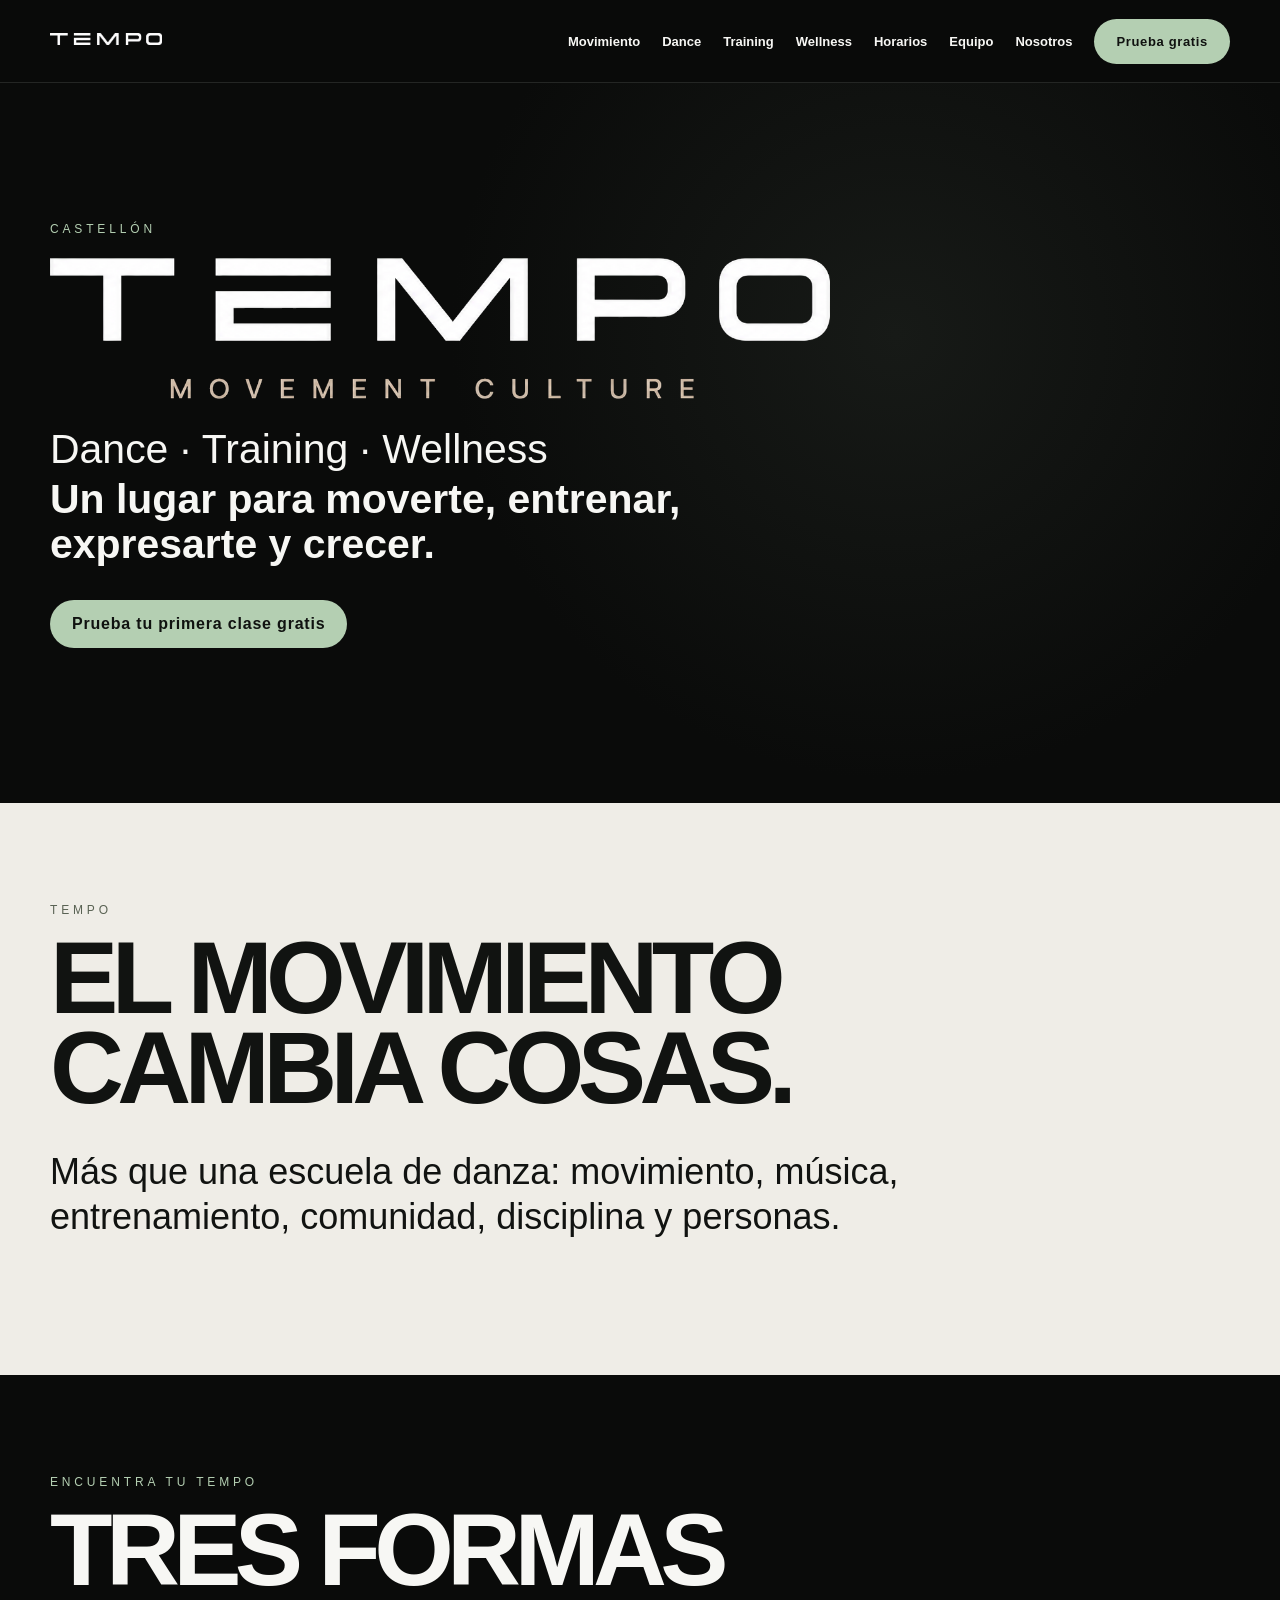
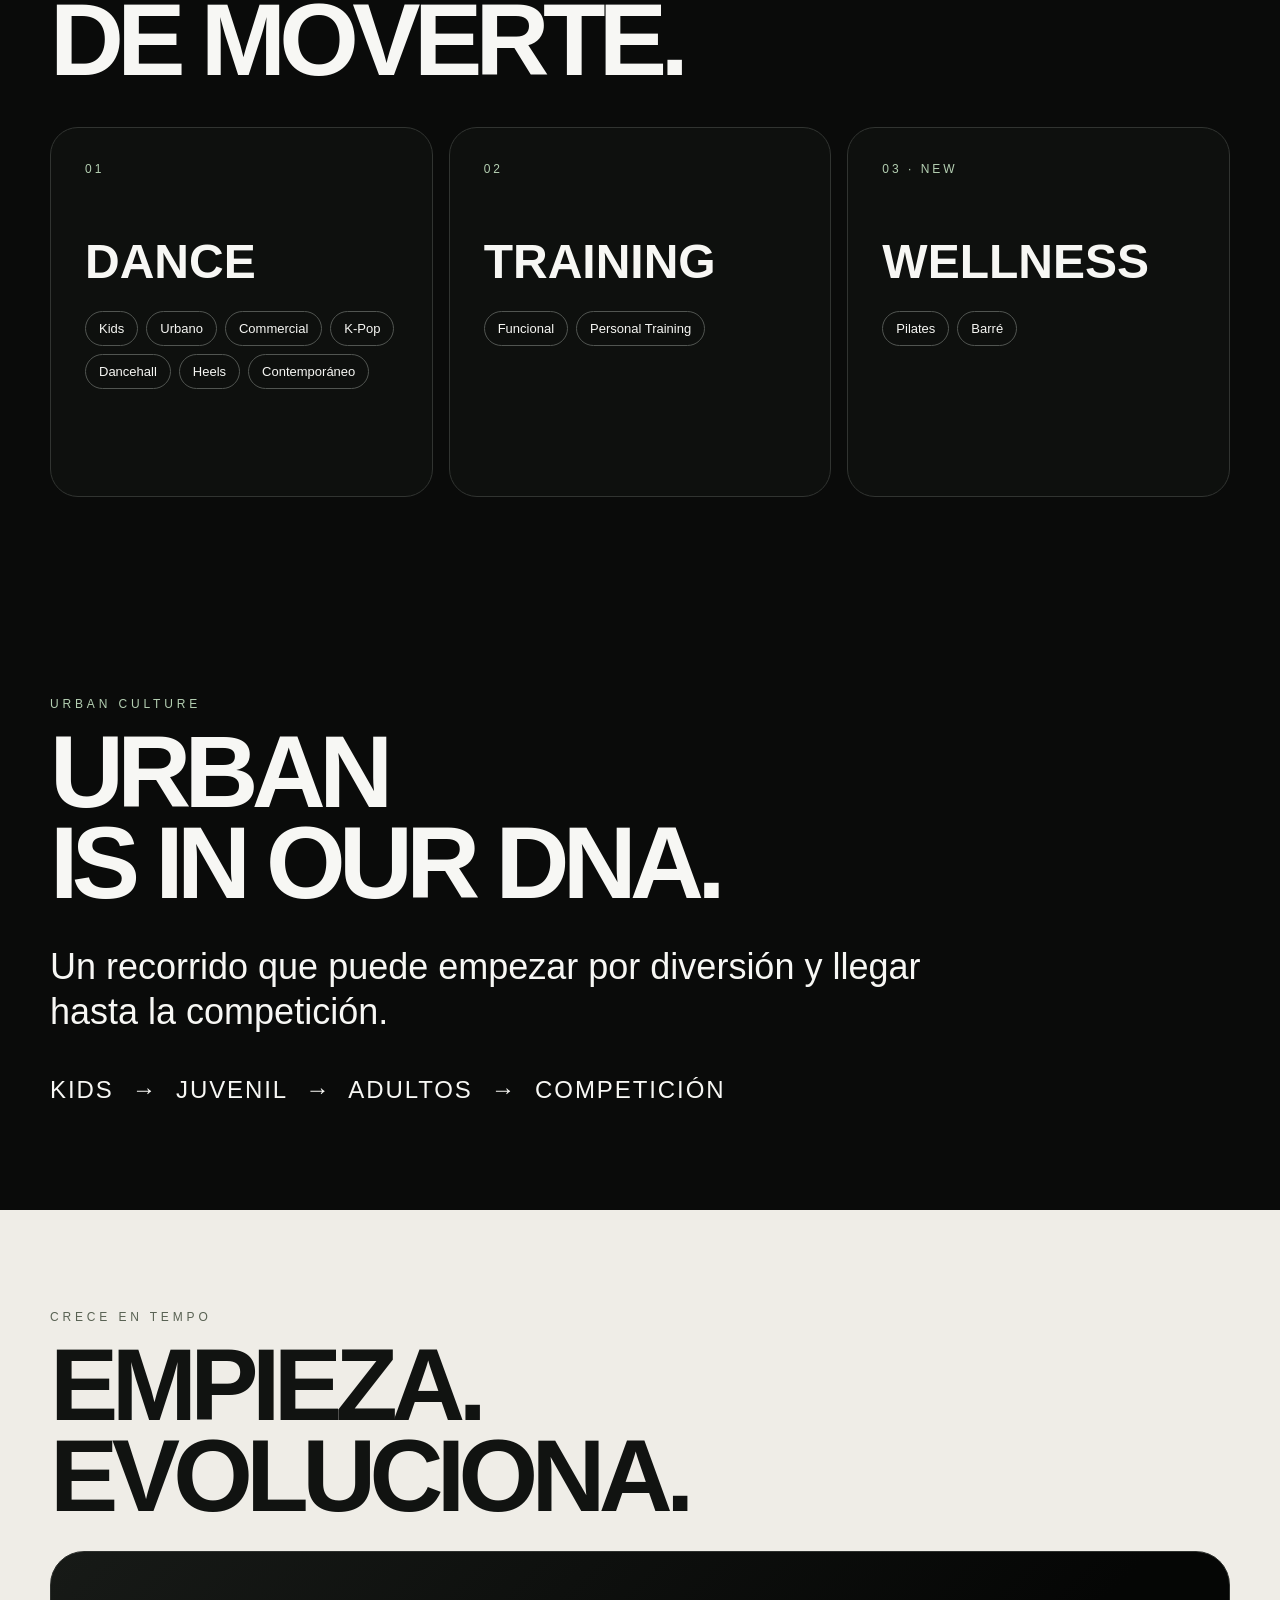
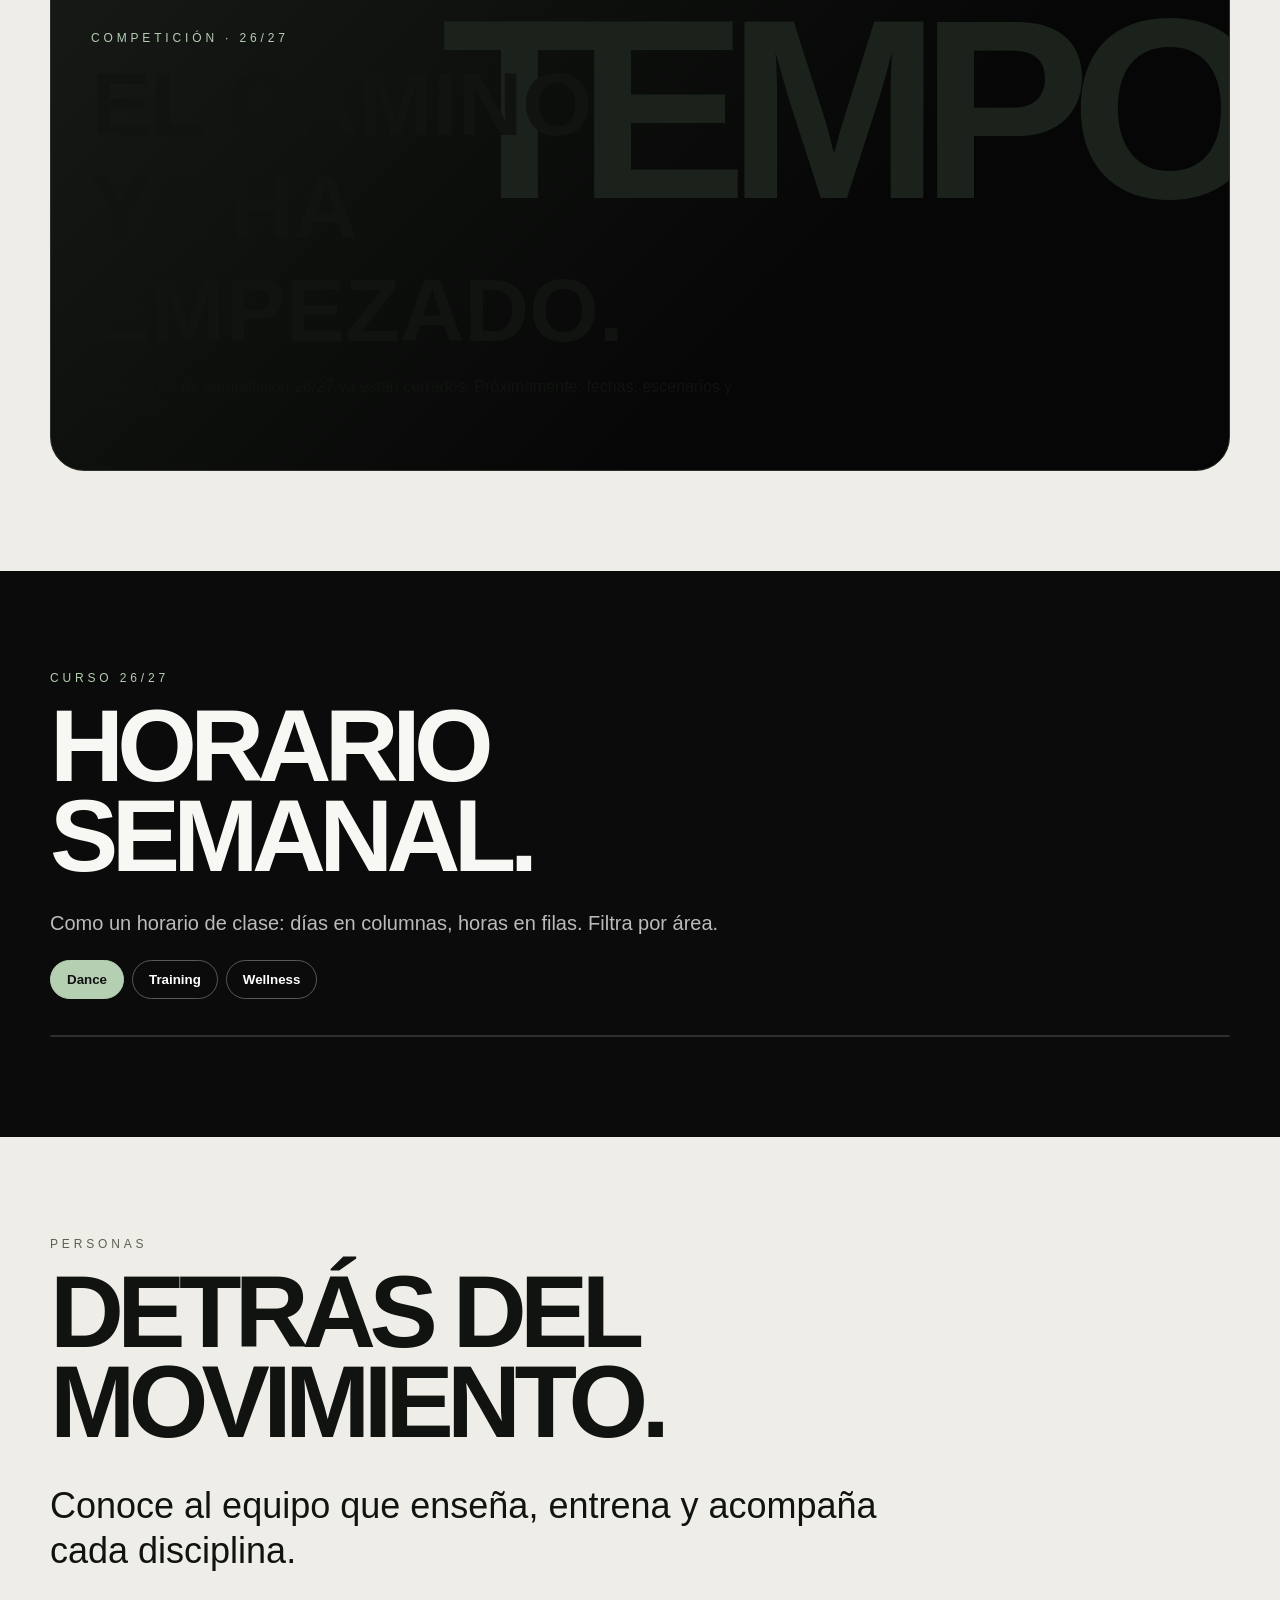
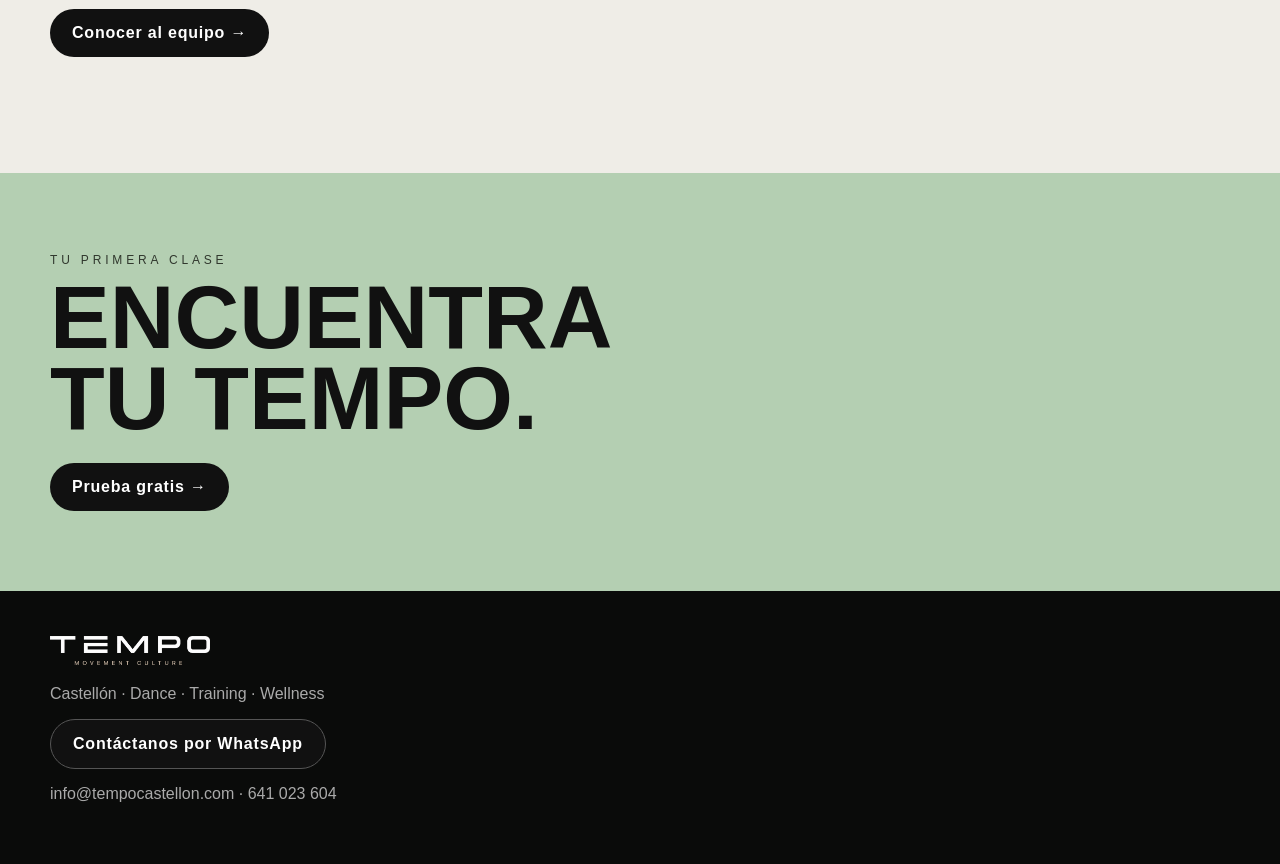
<file: index.html>
<!doctype html><html lang="es"><head><meta charset="utf-8"><meta name="viewport" content="width=device-width,initial-scale=1"><title>TEMPO · Castellón</title><link rel="stylesheet" href="styles.css"></head><body><nav class="nav"><div class="wrap navin"><a class="brand" href="index.html"><img src="assets/tempo-wordmark.png" alt="TEMPO"></a><div class="navlinks"><a href="index.html">Movimiento</a><a href="dance.html">Dance</a><a href="training.html">Training</a><a href="wellness.html">Wellness</a><a href="index.html#horarios">Horarios</a><a href="equipo.html">Equipo</a><a href="nosotros.html">Nosotros</a><a class="pillbtn" href="index.html#horarios">Prueba gratis</a></div></div></nav><header class="hero"><div class="wrap"><div class="kicker">CASTELLÓN</div><img class="hero-logo" src="assets/tempo-full.png" alt="TEMPO Movement Culture"><div class="lead">Dance · Training · Wellness<strong>Un lugar para moverte, entrenar,<br>expresarte y crecer.</strong></div><p style="margin-top:34px"><a class="btn" href="#horarios">Prueba tu primera clase gratis</a></p></div></header>
<section class="section light"><div class="wrap"><div class="kicker" style="color:#596253">TEMPO</div><h2 class="display">EL MOVIMIENTO<br>CAMBIA COSAS.</h2><p class="intro">Más que una escuela de danza: movimiento, música, entrenamiento, comunidad, disciplina y personas.</p></div></section>
<section class="section dark"><div class="wrap"><div class="kicker">Encuentra tu TEMPO</div><h2 class="display">TRES FORMAS<br>DE MOVERTE.</h2><div class="three"><a class="pillar" href="dance.html"><div class="num">01</div><h3>DANCE</h3><div class="tags"><span class="tag">Kids</span><span class="tag">Urbano</span><span class="tag">Commercial</span><span class="tag">K-Pop</span><span class="tag">Dancehall</span><span class="tag">Heels</span><span class="tag">Contemporáneo</span></div></a><a class="pillar" href="training.html"><div class="num">02</div><h3>TRAINING</h3><div class="tags"><span class="tag">Funcional</span><span class="tag">Personal Training</span></div></a><a class="pillar" href="wellness.html"><div class="num">03 · NEW</div><h3>WELLNESS</h3><div class="tags"><span class="tag">Pilates</span><span class="tag">Barré</span></div></a></div></div></section>
<section class="section dark"><div class="wrap"><div class="kicker">Urban Culture</div><h2 class="display">URBAN<br>IS IN OUR DNA.</h2><p class="intro">Un recorrido que puede empezar por diversión y llegar hasta la competición.</p><div class="path">KIDS → JUVENIL → ADULTOS → COMPETICIÓN</div></div></section>
<section class="section light"><div class="wrap"><div class="kicker" style="color:#596253">Crece en TEMPO</div><h2 class="display">EMPIEZA.<br>EVOLUCIONA.</h2><div class="competition"><div><div class="kicker">Competición · 26/27</div><h3>EL CAMINO<br>YA HA EMPEZADO.</h3><p>Los equipos de competición 26/27 ya están cerrados. Próximamente: fechas, escenarios y temporada.</p></div></div></div></section>
<section id="horarios" class="section dark"><div class="wrap"><div class="kicker">Curso 26/27</div><h2 class="display">HORARIO<br>SEMANAL.</h2><p class="intro" style="font-size:20px;color:#bbb">Como un horario de clase: días en columnas, horas en filas. Filtra por área.</p><div class="filters"><button class="filter active" data-area="dance">Dance</button><button class="filter" data-area="training">Training</button><button class="filter" data-area="wellness">Wellness</button></div><div class="schedule-shell"><div id="calendar" class="calendar"></div></div></div></section>
<section class="section light"><div class="wrap"><div class="kicker" style="color:#596253">Personas</div><h2 class="display">DETRÁS DEL<br>MOVIMIENTO.</h2><p class="intro">Conoce al equipo que enseña, entrena y acompaña cada disciplina.</p><p><a class="btn" style="background:#111;color:white" href="equipo.html">Conocer al equipo →</a></p></div></section><section class="cta"><div class="wrap"><div class="kicker" style="color:#30372d">Tu primera clase</div><h2>ENCUENTRA<br>TU TEMPO.</h2><a class="btn" style="background:#111;color:white" href="index.html#horarios">Prueba gratis →</a></div></section><footer class="footer"><div class="wrap"><img src="assets/tempo-full.png" alt="TEMPO Movement Culture"><p>Castellón · Dance · Training · Wellness</p><p><a class="pillbtn whatsapp" href="https://wa.me/34641023604" target="_blank" rel="noopener">Contáctanos por WhatsApp</a></p><p>info@tempocastellon.com · 641 023 604</p></div></footer><script>const DATA={"dance": {"Lunes": {"17:30": "Danza Kids +4 · Urban Kids +8", "18:30": "Competición Junior (2h) · Comercial Juvenil Inicio-Medio", "19:30": "Combo Salsa y Bachata Básico (1:30h) · Twerk Inicio", "20:30": "Twerk Intermedio · Comercial Adulto Inicio-Medio"}, "Martes": {"17:30": "Danza Kids +4 · Urban Kids +8", "18:30": "Heels Básico · Competición Infantil", "19:30": "Heels Intermedio · Urbano Juvenil Inicio · Bachata Inicio", "20:30": "Urbano Adultos Intermedio · Salsa Inicio"}, "Miércoles": {"17:30": "Urban Kids · Combo Bachata y Salsa Intermedio (2h)", "18:30": "Comercial Juvenil Intermedio", "19:30": "Comercial Avanzado · Contemporáneo", "20:30": "Comercial Adulto Inicio-Medio"}, "Jueves": {"17:30": "Danza Kids +4 · Urban Kids +8 · K-Pop Inicio", "18:30": "Urbano Juvenil Intermedio · K-Pop Intermedio", "19:30": "Sevillanas Inicio · Dancehall · Urbano Adulto Intermedio", "20:30": "Sevillanas Intermedio · Urbano Avanzado"}, "Viernes": {"17:30": "Competición Premium (2h) · Competición Absoluta (3h)"}}, "training": {"Lunes": {"11:00": "Entrenamiento Funcional", "12:00": "Entrenamiento Funcional", "17:30": "Entrenamiento Funcional", "18:30": "Entrenamiento Funcional", "19:30": "Entrenamiento Funcional"}, "Martes": {"10:00": "Entrenamiento Funcional", "11:00": "Entrenamiento Funcional", "17:30": "Entrenamiento Funcional", "18:30": "Entrenamiento Funcional", "19:30": "Entrenamiento Funcional"}, "Miércoles": {"10:00": "Entrenamiento Funcional", "11:00": "Entrenamiento Funcional", "16:30": "Entrenamiento Funcional", "17:30": "Entrenamiento Funcional", "18:30": "Entrenamiento Funcional", "19:30": "Entrenamiento Funcional"}, "Jueves": {"10:00": "Entrenamiento Funcional", "11:00": "Entrenamiento Funcional", "17:30": "Entrenamiento Funcional", "18:30": "Entrenamiento Funcional", "19:30": "Entrenamiento Funcional", "20:30": "Entrenamiento Funcional"}, "Viernes": {"10:00": "Entrenamiento Funcional", "11:00": "Entrenamiento Funcional", "12:00": "Entrenamiento Funcional", "16:30": "Entrenamiento Funcional", "17:30": "Entrenamiento Funcional", "18:30": "Entrenamiento Funcional", "19:30": "Entrenamiento Funcional"}}, "wellness": {"Lunes": {"10:00": "Pilates", "17:30": "Pilates", "18:30": "Barré", "19:30": "Barré"}, "Martes": {"17:30": "Barré"}, "Miércoles": {"10:00": "Pilates", "17:30": "Pilates", "19:30": "Barré"}}};const days=['Lunes','Martes','Miércoles','Jueves','Viernes'];function render(area){let d=DATA[area], times=[...new Set(Object.values(d).flatMap(x=>Object.keys(x)))].sort();let h='<div class="calhead">HORA</div>'+days.map(x=>'<div class="calhead">'+x.toUpperCase()+'</div>').join('');times.forEach(t=>{h+='<div class="time">'+t+'</div>';days.forEach(day=>{let c=d[day]?.[t];h+='<div class="cell">'+(c?'<div class="class"><span>'+t+'</span><b>'+c+'</b><a href="#" onclick="openBooking(event,'dance',this.closest('.class').querySelector('b').textContent, this.closest('.class').querySelector('span').textContent)">Prueba esta clase →</a></div>':'')+'</div>'})});calendar.innerHTML=h}document.querySelectorAll('.filter').forEach(b=>b.onclick=()=>{document.querySelectorAll('.filter').forEach(x=>x.classList.remove('active'));b.classList.add('active');render(b.dataset.area)});render('dance');</script><div id="bookingModal" class="booking-modal"><div class="booking-box"><button class="booking-close" type="button" onclick="closeBooking()">×</button><div class="kicker" style="color:#596253">Primera clase gratis</div><h2>PRUEBA<br>TU TEMPO.</h2><form id="trialForm" action="https://formsubmit.co/info@tempocastellon.com" method="POST"><input type="hidden" name="_subject" value="Nueva solicitud de clase gratis · TEMPO"><input type="hidden" name="_captcha" value="false"><input type="hidden" name="Área" id="trialArea"><input type="hidden" name="Clase" id="trialClass"><input type="hidden" name="Día_y_hora" id="trialSlot"><input required name="Nombre" placeholder="Nombre y apellidos"><input required type="email" name="Email" placeholder="Email"><input required type="tel" name="Teléfono" placeholder="Teléfono"><input name="Edad" placeholder="Edad"><p id="trialSummary" class="booking-note"></p><button class="pillbtn" type="submit">Confirmar mi prueba →</button><p class="booking-note">Al enviar, TEMPO recibirá tus datos, la clase y el horario seleccionados para gestionar tu primera clase.</p></form><div id="trialSuccess" class="success"><strong>¡Solicitud recibida!</strong><p>Hemos registrado tu clase. El equipo TEMPO gestionará tu solicitud.</p></div></div></div><script>function openBooking(e,area,clase,hora){if(e)e.preventDefault();document.getElementById('trialArea').value=area;document.getElementById('trialClass').value=clase;document.getElementById('trialSlot').value=hora;document.getElementById('trialSummary').innerHTML='<strong>'+clase+'</strong> · '+hora;document.getElementById('bookingModal').classList.add('open')}function closeBooking(){document.getElementById('bookingModal').classList.remove('open')}document.addEventListener('keydown',e=>{if(e.key==='Escape')closeBooking()});</script></body></html>
</file>
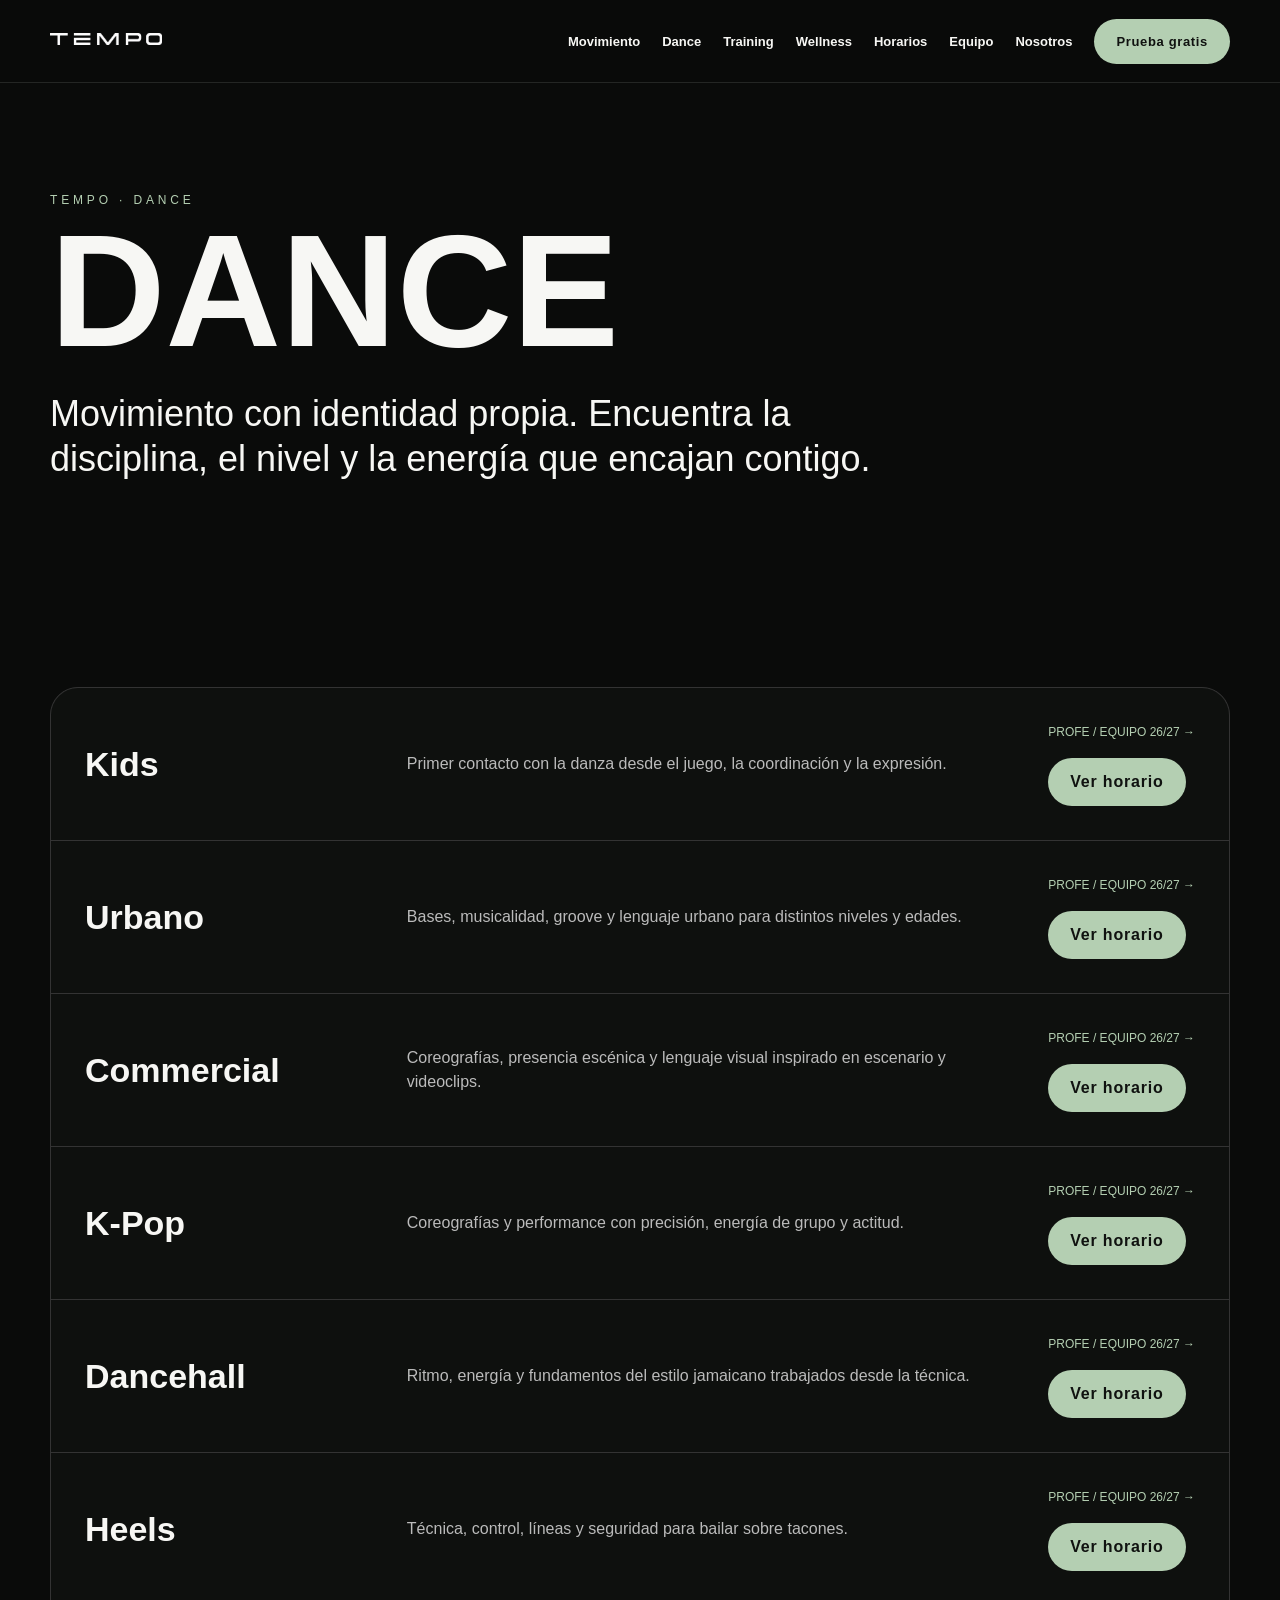
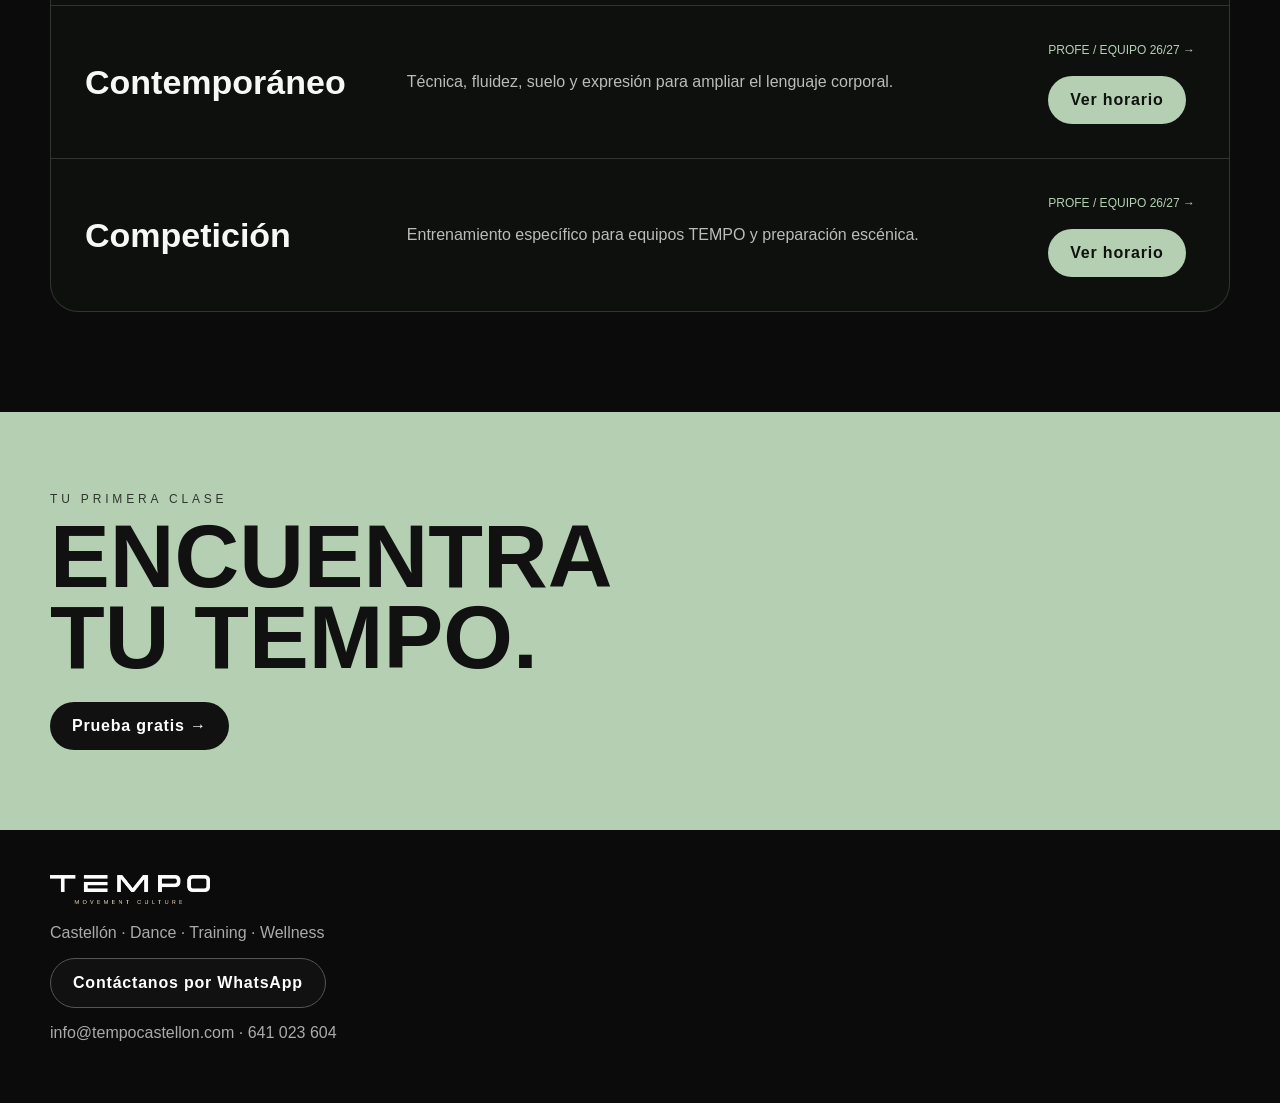
<file: dance.html>
<!doctype html><html lang="es"><head><meta charset="utf-8"><meta name="viewport" content="width=device-width,initial-scale=1"><title>TEMPO DANCE</title><link rel="stylesheet" href="styles.css"></head><body><nav class="nav"><div class="wrap navin"><a class="brand" href="index.html"><img src="assets/tempo-wordmark.png" alt="TEMPO"></a><div class="navlinks"><a href="index.html">Movimiento</a><a href="dance.html">Dance</a><a href="training.html">Training</a><a href="wellness.html">Wellness</a><a href="index.html#horarios">Horarios</a><a href="equipo.html">Equipo</a><a href="nosotros.html">Nosotros</a><a class="pillbtn" href="index.html#horarios">Prueba gratis</a></div></div></nav><header class="pagehero"><div class="wrap"><div class="kicker">TEMPO · Dance</div><h1>DANCE</h1><p class="intro">Movimiento con identidad propia. Encuentra la disciplina, el nivel y la energía que encajan contigo.</p></div></header><main class="section"><div class="wrap"><div class="disciplines"><article class="discipline" id="kids"><h2>Kids</h2><p>Primer contacto con la danza desde el juego, la coordinación y la expresión.</p><div><a class="teacher" href="equipo.html#feliciano">PROFE / EQUIPO 26/27 →</a><br><br><a class="pillbtn" href="index.html#horarios">Ver horario</a></div></article><article class="discipline" id="urbano"><h2>Urbano</h2><p>Bases, musicalidad, groove y lenguaje urbano para distintos niveles y edades.</p><div><a class="teacher" href="equipo.html#erika">PROFE / EQUIPO 26/27 →</a><br><br><a class="pillbtn" href="index.html#horarios">Ver horario</a></div></article><article class="discipline" id="commercial"><h2>Commercial</h2><p>Coreografías, presencia escénica y lenguaje visual inspirado en escenario y videoclips.</p><div><a class="teacher" href="equipo.html#lydia">PROFE / EQUIPO 26/27 →</a><br><br><a class="pillbtn" href="index.html#horarios">Ver horario</a></div></article><article class="discipline" id="kpop"><h2>K-Pop</h2><p>Coreografías y performance con precisión, energía de grupo y actitud.</p><div><a class="teacher" href="equipo.html#erika">PROFE / EQUIPO 26/27 →</a><br><br><a class="pillbtn" href="index.html#horarios">Ver horario</a></div></article><article class="discipline" id="dancehall"><h2>Dancehall</h2><p>Ritmo, energía y fundamentos del estilo jamaicano trabajados desde la técnica.</p><div><a class="teacher" href="equipo.html#vivic">PROFE / EQUIPO 26/27 →</a><br><br><a class="pillbtn" href="index.html#horarios">Ver horario</a></div></article><article class="discipline" id="heels"><h2>Heels</h2><p>Técnica, control, líneas y seguridad para bailar sobre tacones.</p><div><a class="teacher" href="equipo.html#sofia">PROFE / EQUIPO 26/27 →</a><br><br><a class="pillbtn" href="index.html#horarios">Ver horario</a></div></article><article class="discipline" id="contemporaneo"><h2>Contemporáneo</h2><p>Técnica, fluidez, suelo y expresión para ampliar el lenguaje corporal.</p><div><a class="teacher" href="equipo.html#ines">PROFE / EQUIPO 26/27 →</a><br><br><a class="pillbtn" href="index.html#horarios">Ver horario</a></div></article><article class="discipline" id="competicion"><h2>Competición</h2><p>Entrenamiento específico para equipos TEMPO y preparación escénica.</p><div><a class="teacher" href="equipo.html#lucia-pascual">PROFE / EQUIPO 26/27 →</a><br><br><a class="pillbtn" href="index.html#horarios">Ver horario</a></div></article></div></div></main><section class="cta"><div class="wrap"><div class="kicker" style="color:#30372d">Tu primera clase</div><h2>ENCUENTRA<br>TU TEMPO.</h2><a class="btn" style="background:#111;color:white" href="index.html#horarios">Prueba gratis →</a></div></section><footer class="footer"><div class="wrap"><img src="assets/tempo-full.png" alt="TEMPO Movement Culture"><p>Castellón · Dance · Training · Wellness</p><p><a class="pillbtn whatsapp" href="https://wa.me/34641023604" target="_blank" rel="noopener">Contáctanos por WhatsApp</a></p><p>info@tempocastellon.com · 641 023 604</p></div></footer></body></html>
</file>
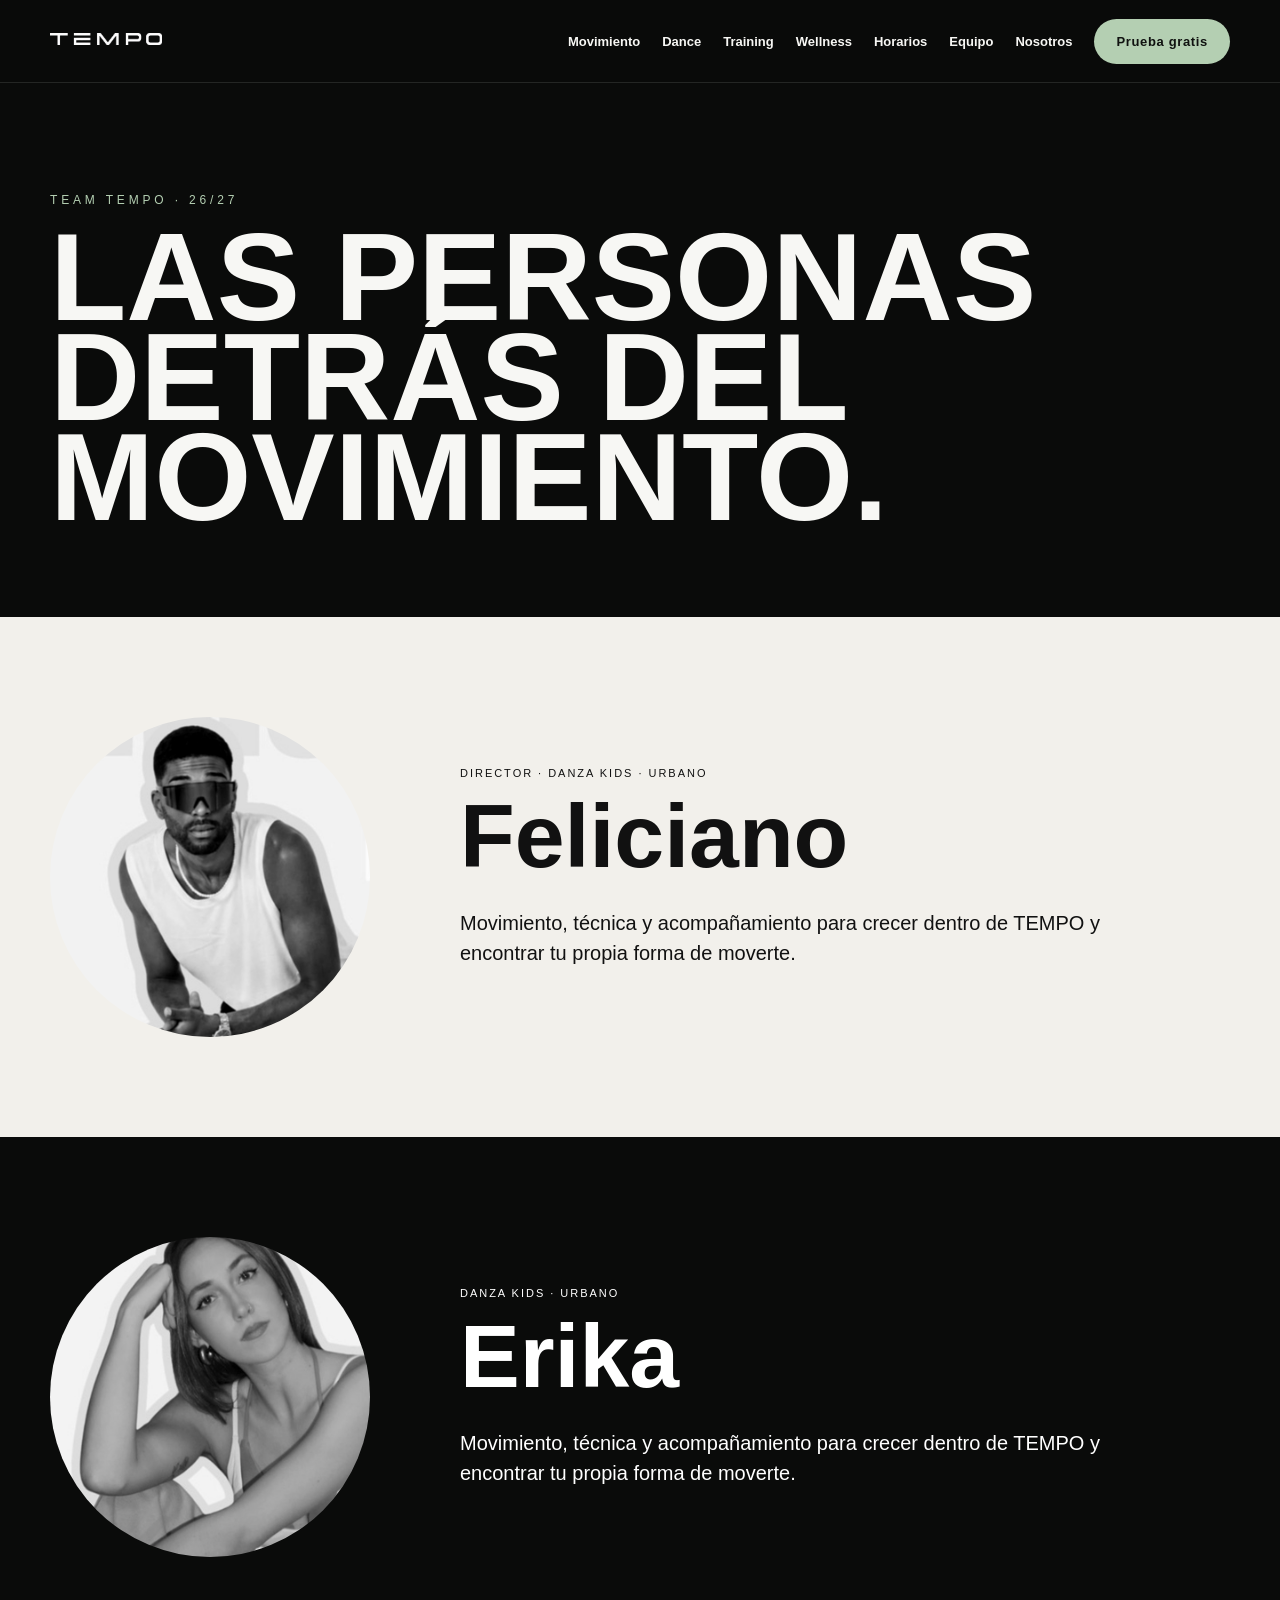
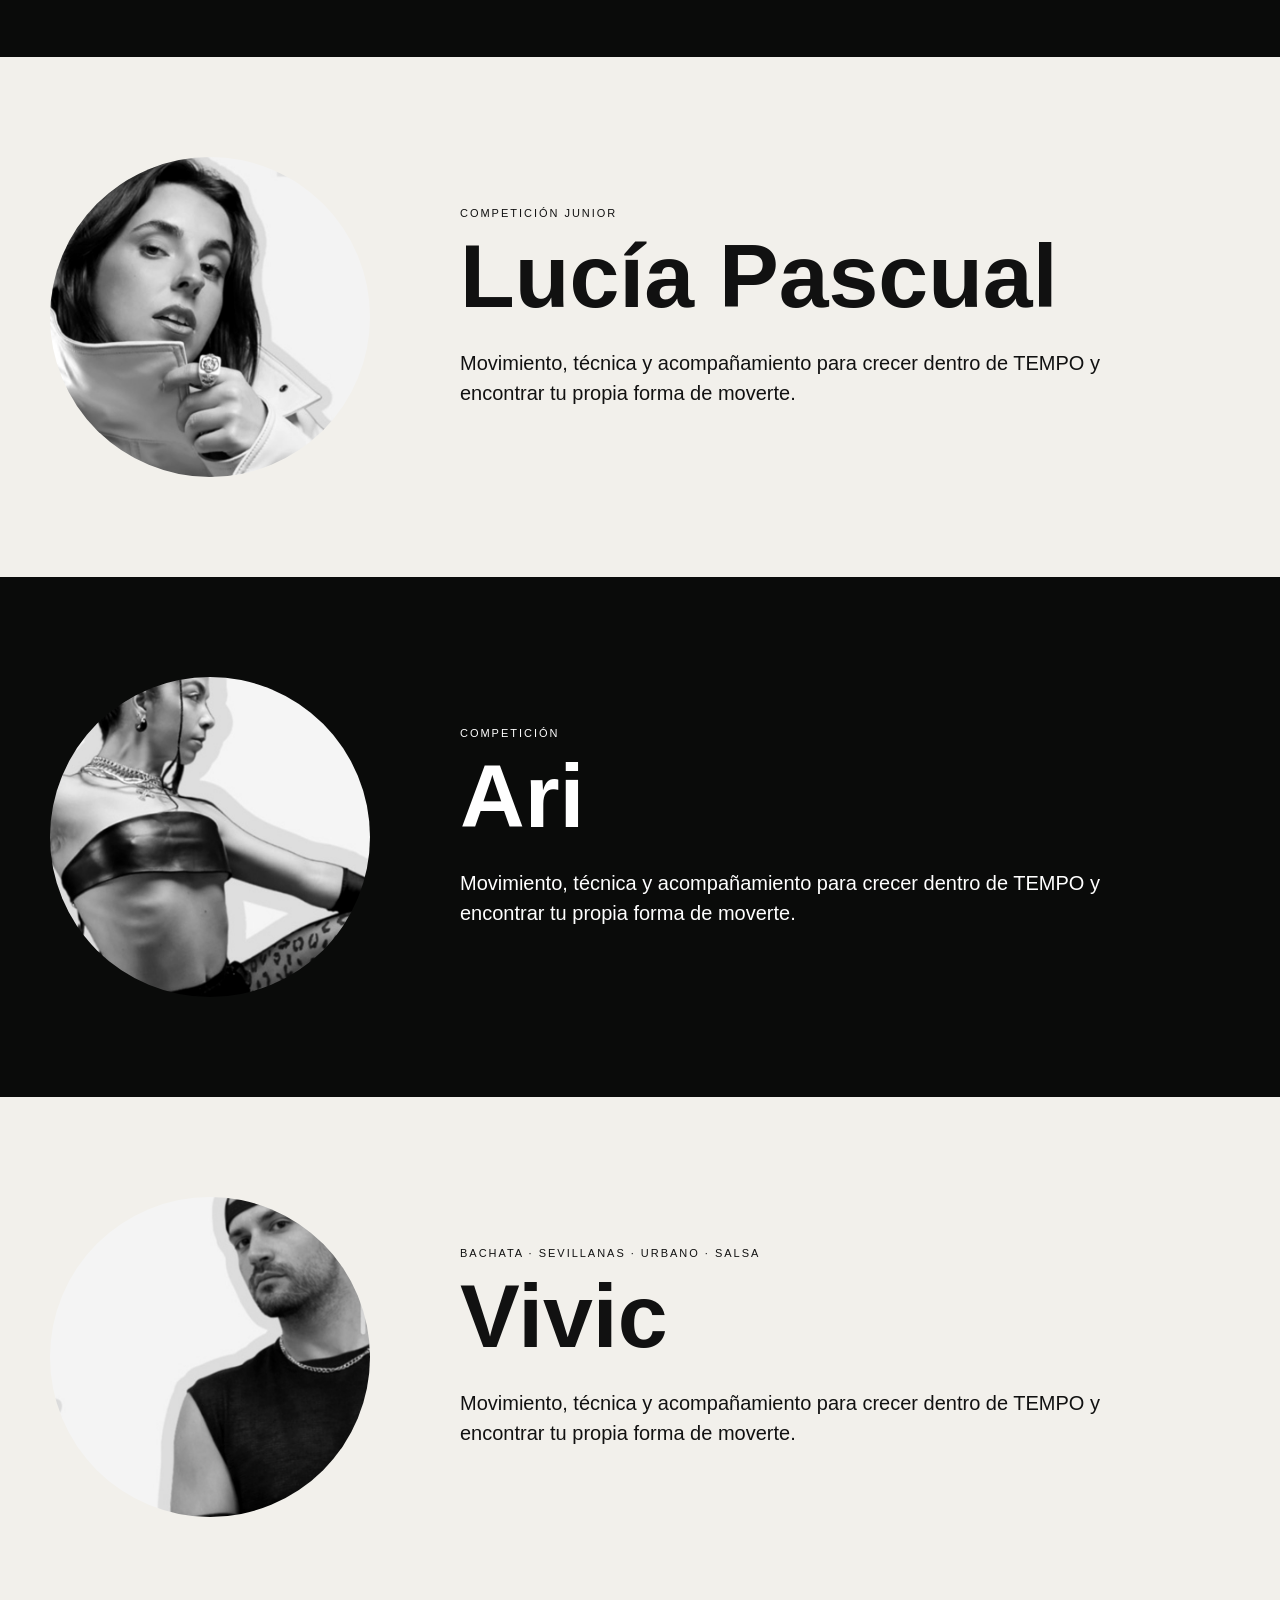
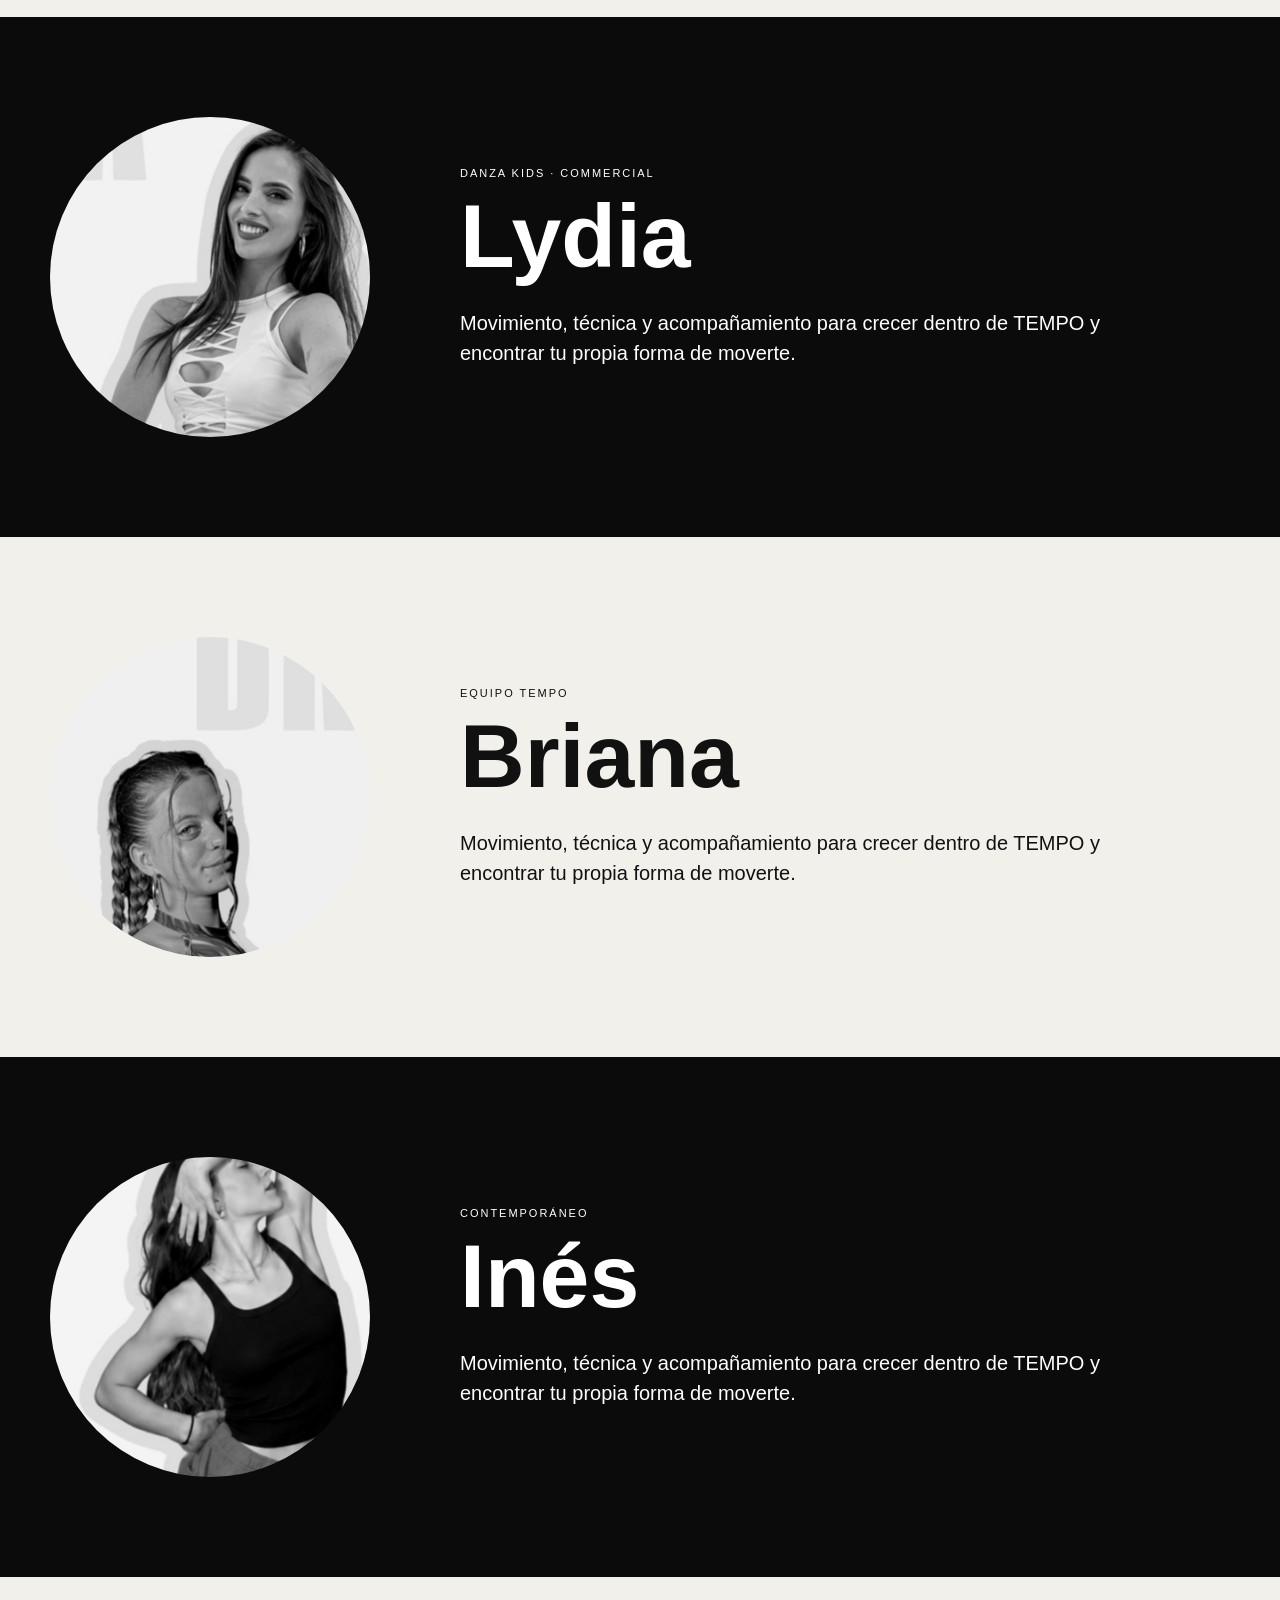
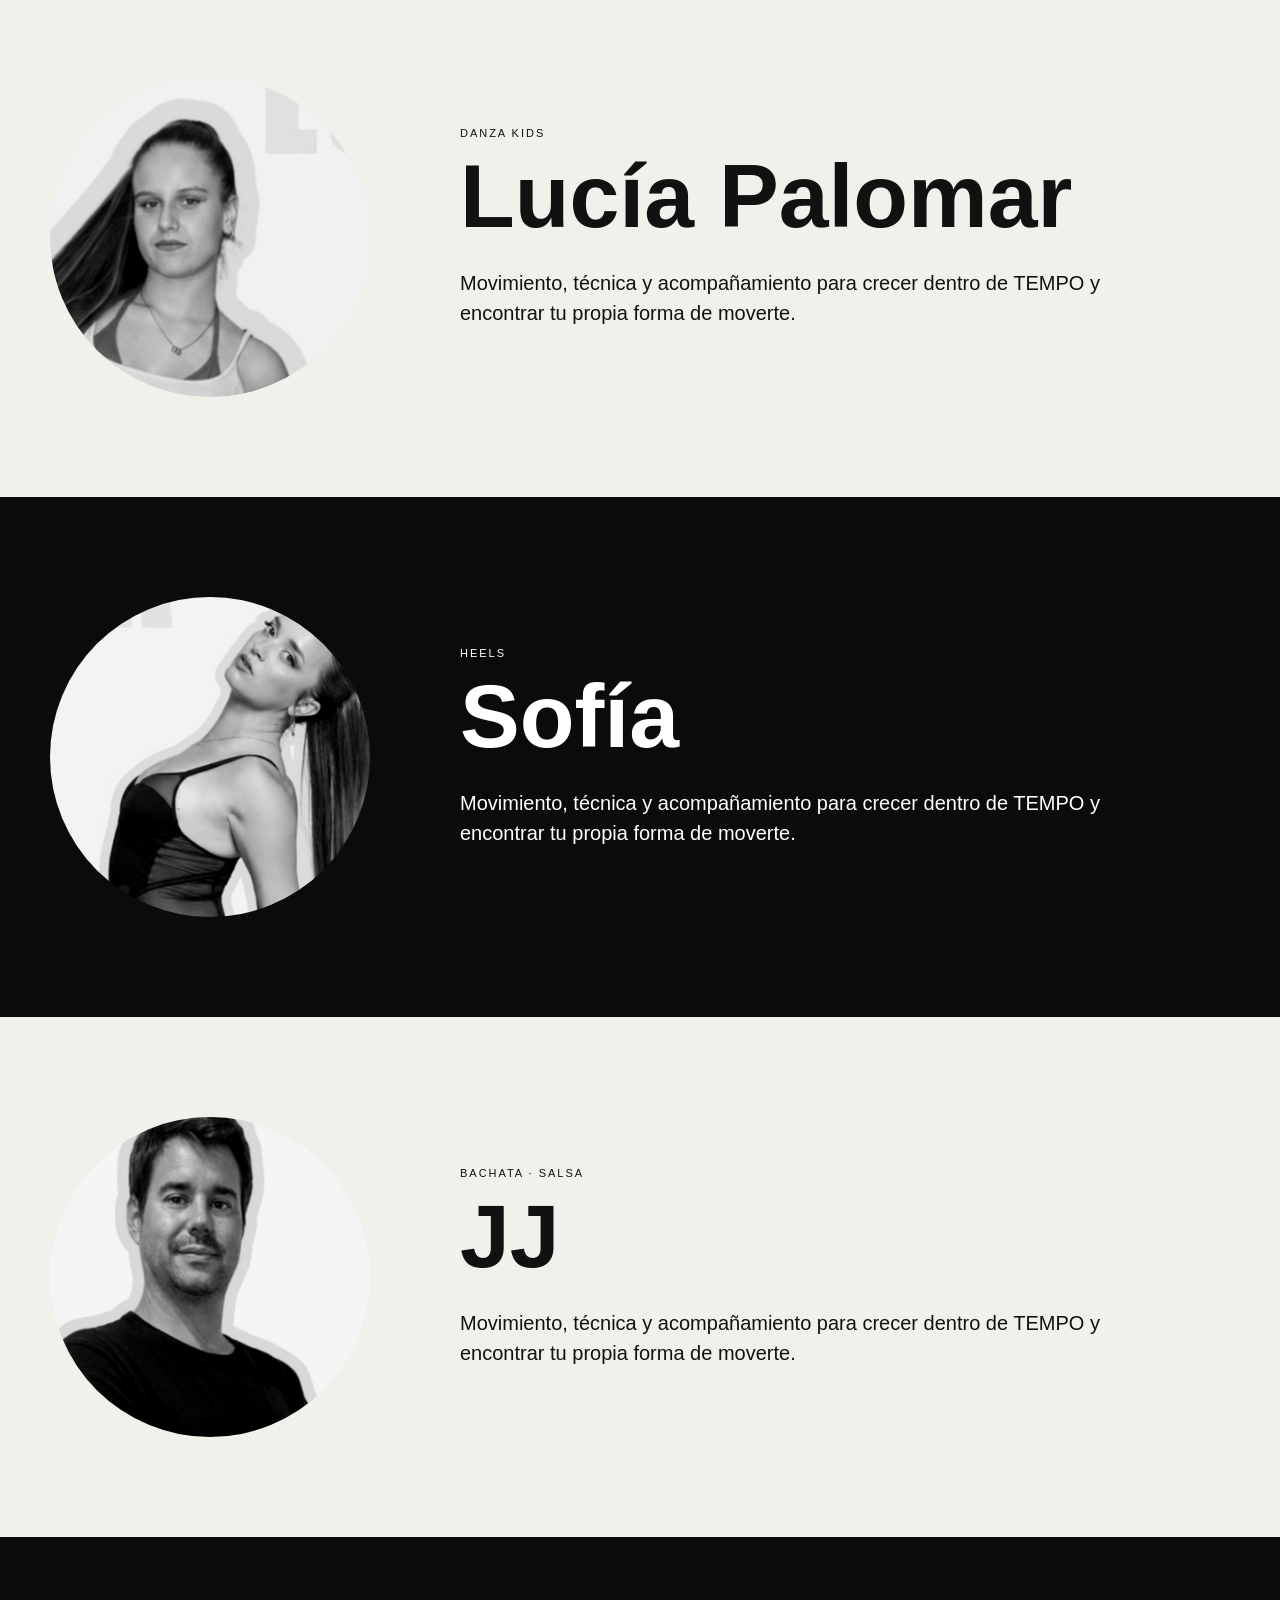
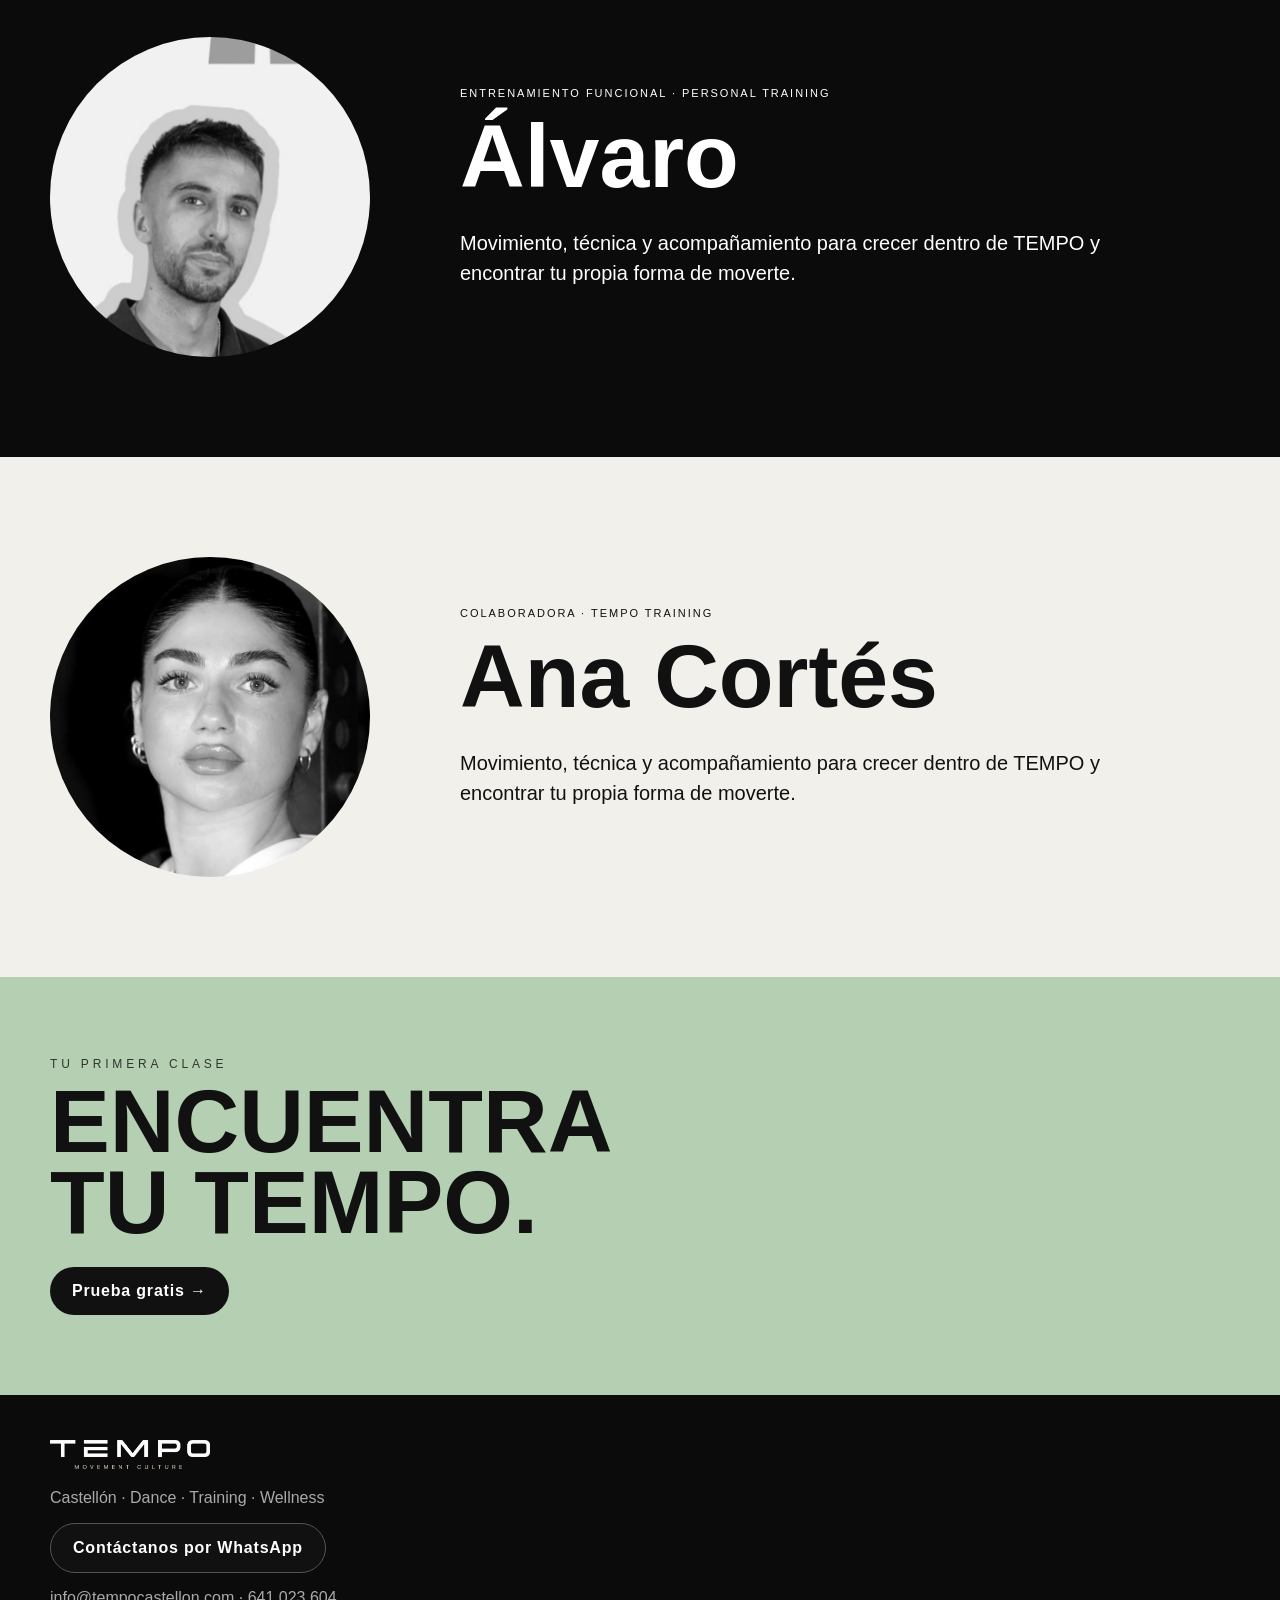
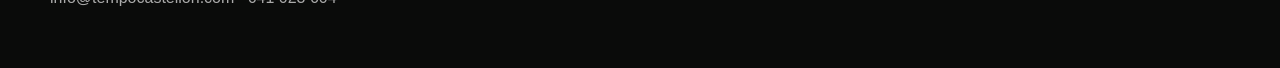
<file: equipo.html>
<!doctype html><html lang="es"><head><meta charset="utf-8"><meta name="viewport" content="width=device-width,initial-scale=1"><title>Equipo · TEMPO</title><link rel="stylesheet" href="styles.css"></head><body><nav class="nav"><div class="wrap navin"><a class="brand" href="index.html"><img src="assets/tempo-wordmark.png" alt="TEMPO"></a><div class="navlinks"><a href="index.html">Movimiento</a><a href="dance.html">Dance</a><a href="training.html">Training</a><a href="wellness.html">Wellness</a><a href="index.html#horarios">Horarios</a><a href="equipo.html">Equipo</a><a href="nosotros.html">Nosotros</a><a class="pillbtn" href="index.html#horarios">Prueba gratis</a></div></div></nav><header class="pagehero"><div class="wrap"><div class="kicker">Team TEMPO · 26/27</div><h1 style="font-size:clamp(60px,10vw,125px)">LAS PERSONAS<br>DETRÁS DEL<br>MOVIMIENTO.</h1></div></header><main class="teamlist"><article class="person" id="feliciano"><div class="portrait"><img src="assets/feliciano.jpg" alt="Feliciano"></div><div><div class="role">Director · Danza Kids · Urbano</div><h2>Feliciano</h2><p>Movimiento, técnica y acompañamiento para crecer dentro de TEMPO y encontrar tu propia forma de moverte.</p></div></article><article class="person" id="erika"><div class="portrait"><img src="assets/erika.jpg" alt="Erika"></div><div><div class="role">Danza Kids · Urbano</div><h2>Erika</h2><p>Movimiento, técnica y acompañamiento para crecer dentro de TEMPO y encontrar tu propia forma de moverte.</p></div></article><article class="person" id="lucia-pascual"><div class="portrait"><img src="assets/lucia-pascual.jpg" alt="Lucía Pascual"></div><div><div class="role">Competición Junior</div><h2>Lucía Pascual</h2><p>Movimiento, técnica y acompañamiento para crecer dentro de TEMPO y encontrar tu propia forma de moverte.</p></div></article><article class="person" id="ari"><div class="portrait"><img src="assets/ari.jpg" alt="Ari"></div><div><div class="role">Competición</div><h2>Ari</h2><p>Movimiento, técnica y acompañamiento para crecer dentro de TEMPO y encontrar tu propia forma de moverte.</p></div></article><article class="person" id="vivic"><div class="portrait"><img src="assets/vivic.jpg" alt="Vivic"></div><div><div class="role">Bachata · Sevillanas · Urbano · Salsa</div><h2>Vivic</h2><p>Movimiento, técnica y acompañamiento para crecer dentro de TEMPO y encontrar tu propia forma de moverte.</p></div></article><article class="person" id="lydia"><div class="portrait"><img src="assets/lydia.jpg" alt="Lydia"></div><div><div class="role">Danza Kids · Commercial</div><h2>Lydia</h2><p>Movimiento, técnica y acompañamiento para crecer dentro de TEMPO y encontrar tu propia forma de moverte.</p></div></article><article class="person" id="briana"><div class="portrait"><img src="assets/briana.jpg" alt="Briana"></div><div><div class="role">Equipo TEMPO</div><h2>Briana</h2><p>Movimiento, técnica y acompañamiento para crecer dentro de TEMPO y encontrar tu propia forma de moverte.</p></div></article><article class="person" id="ines"><div class="portrait"><img src="assets/ines.jpg" alt="Inés"></div><div><div class="role">Contemporáneo</div><h2>Inés</h2><p>Movimiento, técnica y acompañamiento para crecer dentro de TEMPO y encontrar tu propia forma de moverte.</p></div></article><article class="person" id="lucia-palomar"><div class="portrait"><img src="assets/lucia-palomar.jpg" alt="Lucía Palomar"></div><div><div class="role">Danza Kids</div><h2>Lucía Palomar</h2><p>Movimiento, técnica y acompañamiento para crecer dentro de TEMPO y encontrar tu propia forma de moverte.</p></div></article><article class="person" id="sofia"><div class="portrait"><img src="assets/sofia.jpg" alt="Sofía"></div><div><div class="role">Heels</div><h2>Sofía</h2><p>Movimiento, técnica y acompañamiento para crecer dentro de TEMPO y encontrar tu propia forma de moverte.</p></div></article><article class="person" id="jj"><div class="portrait"><img src="assets/jj.jpg" alt="JJ"></div><div><div class="role">Bachata · Salsa</div><h2>JJ</h2><p>Movimiento, técnica y acompañamiento para crecer dentro de TEMPO y encontrar tu propia forma de moverte.</p></div></article><article class="person" id="alvaro"><div class="portrait"><img src="assets/alvaro.jpg" alt="Álvaro"></div><div><div class="role">Entrenamiento Funcional · Personal Training</div><h2>Álvaro</h2><p>Movimiento, técnica y acompañamiento para crecer dentro de TEMPO y encontrar tu propia forma de moverte.</p></div></article><article class="person" id="ana-cortes"><div class="portrait"><img src="assets/ana-cortes.jpg" alt="Ana Cortés"></div><div><div class="role">Colaboradora · TEMPO Training</div><h2>Ana Cortés</h2><p>Movimiento, técnica y acompañamiento para crecer dentro de TEMPO y encontrar tu propia forma de moverte.</p></div></article></main><section class="cta"><div class="wrap"><div class="kicker" style="color:#30372d">Tu primera clase</div><h2>ENCUENTRA<br>TU TEMPO.</h2><a class="btn" style="background:#111;color:white" href="index.html#horarios">Prueba gratis →</a></div></section><footer class="footer"><div class="wrap"><img src="assets/tempo-full.png" alt="TEMPO Movement Culture"><p>Castellón · Dance · Training · Wellness</p><p><a class="pillbtn whatsapp" href="https://wa.me/34641023604" target="_blank" rel="noopener">Contáctanos por WhatsApp</a></p><p>info@tempocastellon.com · 641 023 604</p></div></footer></body></html>
</file>
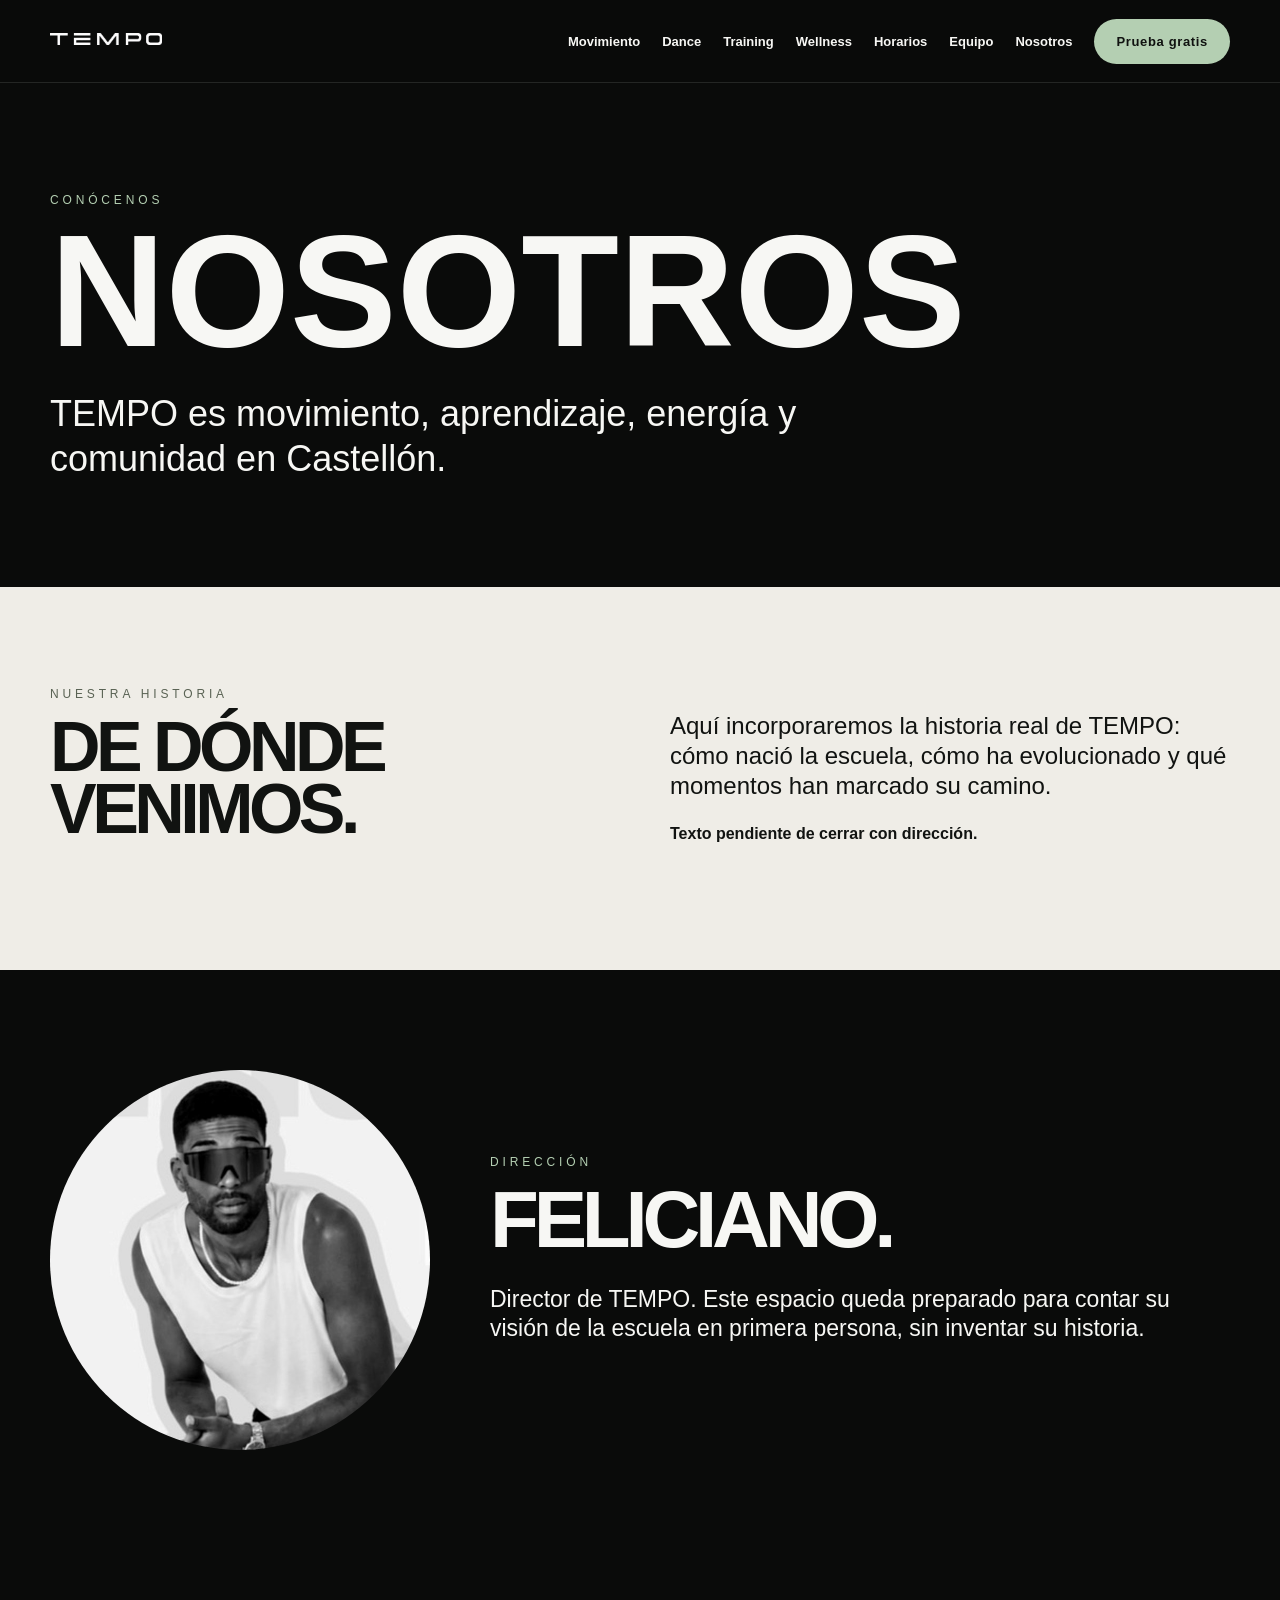
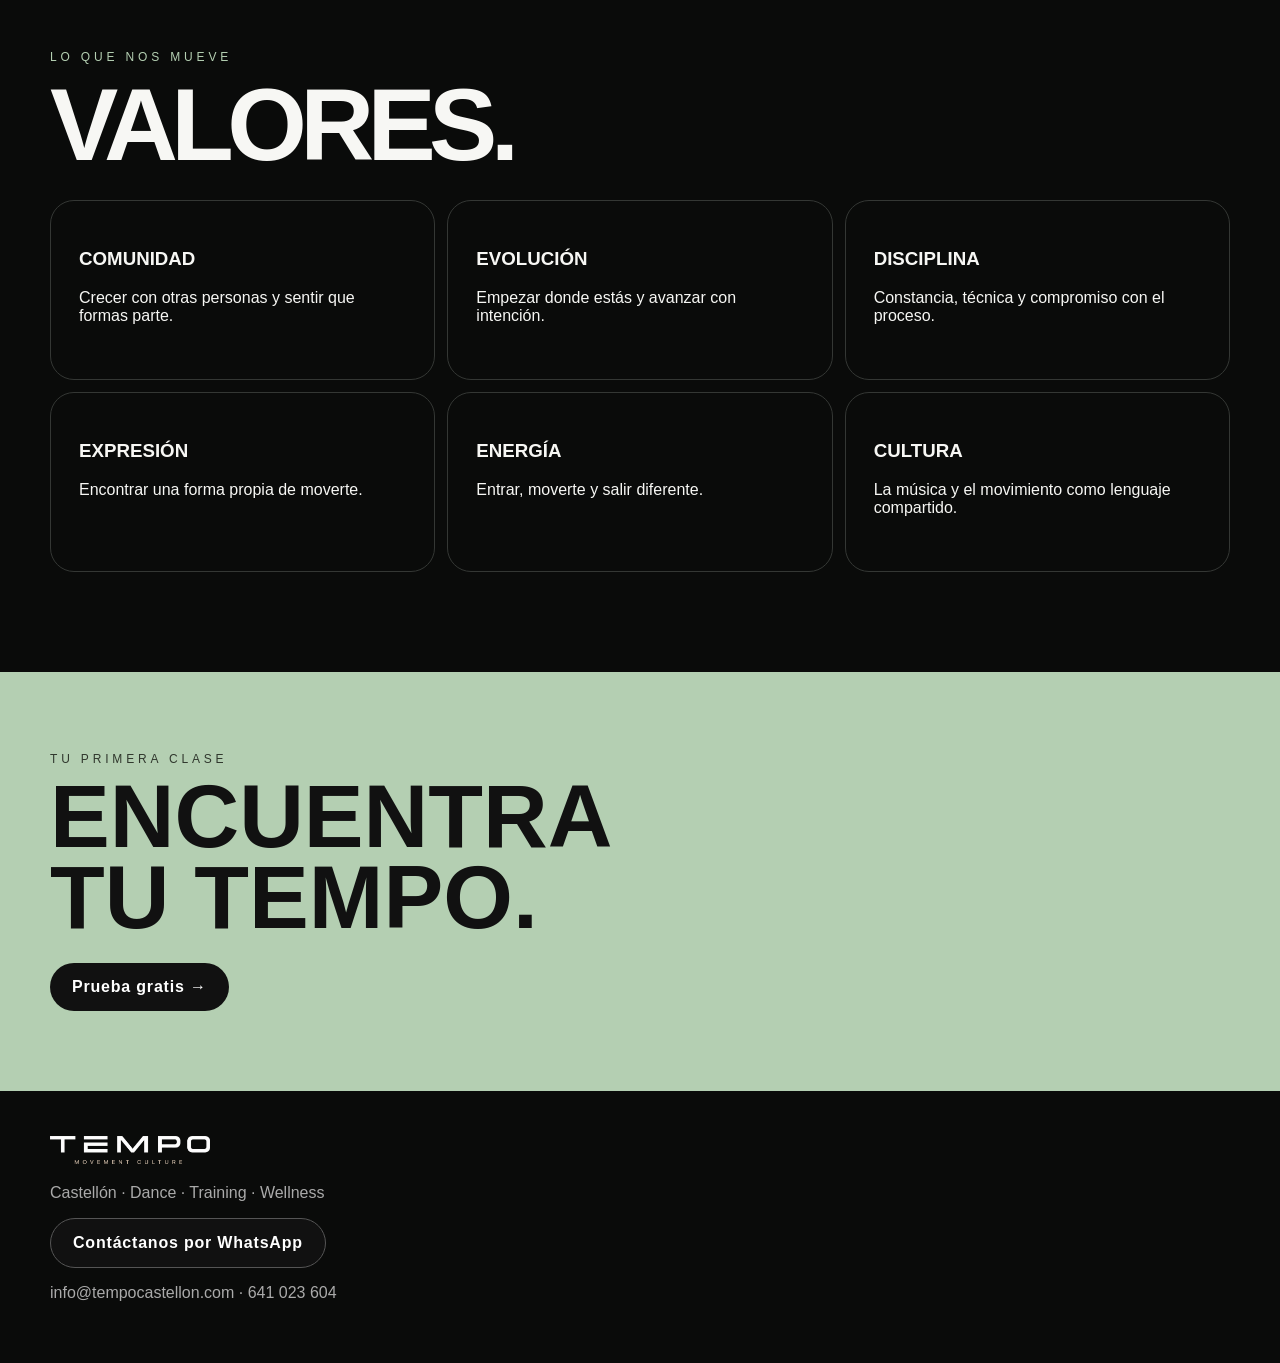
<file: nosotros.html>
<!doctype html><html lang="es"><head><meta charset="utf-8"><meta name="viewport" content="width=device-width,initial-scale=1"><title>Nosotros · TEMPO</title><link rel="stylesheet" href="styles.css"></head><body><nav class="nav"><div class="wrap navin"><a class="brand" href="index.html"><img src="assets/tempo-wordmark.png" alt="TEMPO"></a><div class="navlinks"><a href="index.html">Movimiento</a><a href="dance.html">Dance</a><a href="training.html">Training</a><a href="wellness.html">Wellness</a><a href="index.html#horarios">Horarios</a><a href="equipo.html">Equipo</a><a href="nosotros.html">Nosotros</a><a class="pillbtn" href="index.html#horarios">Prueba gratis</a></div></div></nav><header class="pagehero"><div class="wrap"><div class="kicker">Conócenos</div><h1>NOSOTROS</h1><p class="intro">TEMPO es movimiento, aprendizaje, energía y comunidad en Castellón.</p></div></header><section class="section light"><div class="wrap aboutgrid"><div><div class="kicker" style="color:#596253">Nuestra historia</div><h2 class="display" style="font-size:70px">DE DÓNDE<br>VENIMOS.</h2></div><div><p class="intro" style="font-size:24px">Aquí incorporaremos la historia real de TEMPO: cómo nació la escuela, cómo ha evolucionado y qué momentos han marcado su camino.</p><p><strong>Texto pendiente de cerrar con dirección.</strong></p></div></div></section><section class="section dark"><div class="wrap director"><img src="assets/feliciano.jpg" alt="Feliciano, director de TEMPO"><div><div class="kicker">Dirección</div><h2 class="display" style="font-size:80px">FELICIANO.</h2><p class="intro" style="font-size:23px">Director de TEMPO. Este espacio queda preparado para contar su visión de la escuela en primera persona, sin inventar su historia.</p></div></div></section><section class="section dark"><div class="wrap"><div class="kicker">Lo que nos mueve</div><h2 class="display">VALORES.</h2><div class="values"><div class="value"><h3>COMUNIDAD</h3><p>Crecer con otras personas y sentir que formas parte.</p></div><div class="value"><h3>EVOLUCIÓN</h3><p>Empezar donde estás y avanzar con intención.</p></div><div class="value"><h3>DISCIPLINA</h3><p>Constancia, técnica y compromiso con el proceso.</p></div><div class="value"><h3>EXPRESIÓN</h3><p>Encontrar una forma propia de moverte.</p></div><div class="value"><h3>ENERGÍA</h3><p>Entrar, moverte y salir diferente.</p></div><div class="value"><h3>CULTURA</h3><p>La música y el movimiento como lenguaje compartido.</p></div></div></div></section><section class="cta"><div class="wrap"><div class="kicker" style="color:#30372d">Tu primera clase</div><h2>ENCUENTRA<br>TU TEMPO.</h2><a class="btn" style="background:#111;color:white" href="index.html#horarios">Prueba gratis →</a></div></section><footer class="footer"><div class="wrap"><img src="assets/tempo-full.png" alt="TEMPO Movement Culture"><p>Castellón · Dance · Training · Wellness</p><p><a class="pillbtn whatsapp" href="https://wa.me/34641023604" target="_blank" rel="noopener">Contáctanos por WhatsApp</a></p><p>info@tempocastellon.com · 641 023 604</p></div></footer></body></html>
</file>
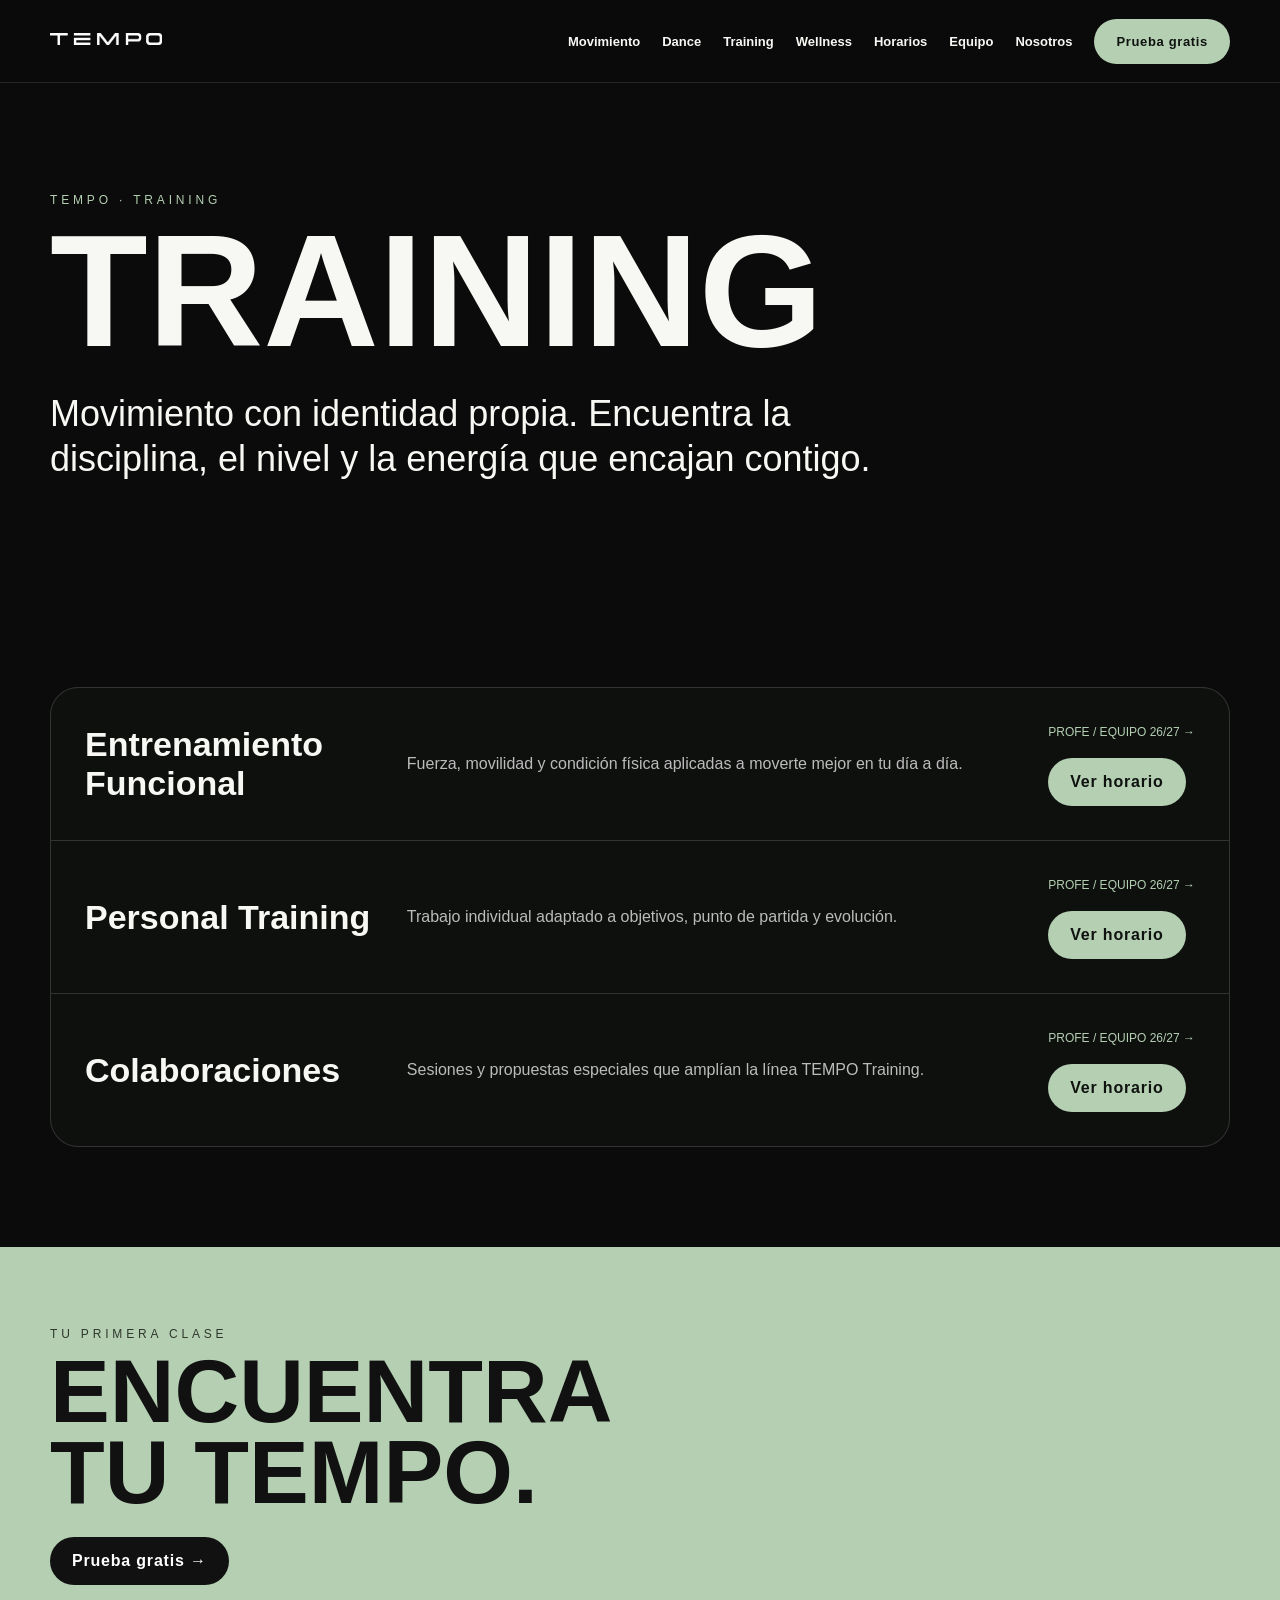
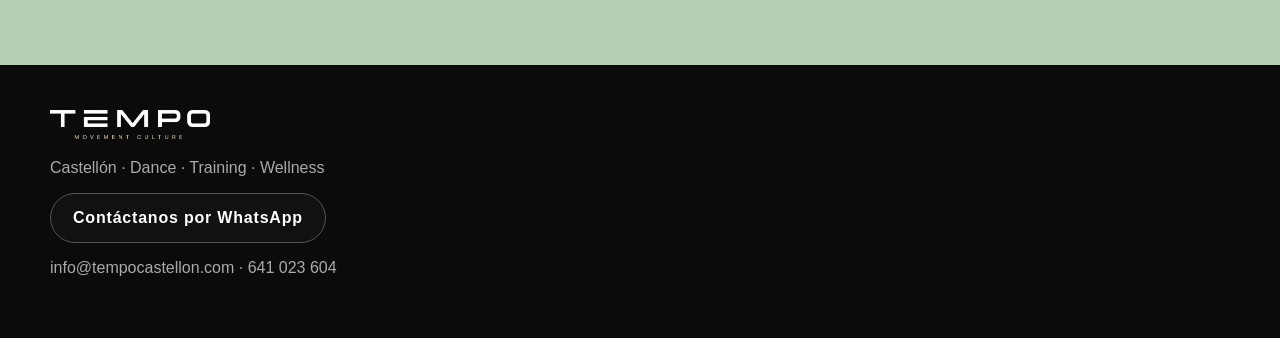
<file: training.html>
<!doctype html><html lang="es"><head><meta charset="utf-8"><meta name="viewport" content="width=device-width,initial-scale=1"><title>TEMPO TRAINING</title><link rel="stylesheet" href="styles.css"></head><body><nav class="nav"><div class="wrap navin"><a class="brand" href="index.html"><img src="assets/tempo-wordmark.png" alt="TEMPO"></a><div class="navlinks"><a href="index.html">Movimiento</a><a href="dance.html">Dance</a><a href="training.html">Training</a><a href="wellness.html">Wellness</a><a href="index.html#horarios">Horarios</a><a href="equipo.html">Equipo</a><a href="nosotros.html">Nosotros</a><a class="pillbtn" href="index.html#horarios">Prueba gratis</a></div></div></nav><header class="pagehero"><div class="wrap"><div class="kicker">TEMPO · Training</div><h1>TRAINING</h1><p class="intro">Movimiento con identidad propia. Encuentra la disciplina, el nivel y la energía que encajan contigo.</p></div></header><main class="section"><div class="wrap"><div class="disciplines"><article class="discipline" id="funcional"><h2>Entrenamiento Funcional</h2><p>Fuerza, movilidad y condición física aplicadas a moverte mejor en tu día a día.</p><div><a class="teacher" href="equipo.html#alvaro">PROFE / EQUIPO 26/27 →</a><br><br><a class="pillbtn" href="index.html#horarios">Ver horario</a></div></article><article class="discipline" id="personal"><h2>Personal Training</h2><p>Trabajo individual adaptado a objetivos, punto de partida y evolución.</p><div><a class="teacher" href="equipo.html#alvaro">PROFE / EQUIPO 26/27 →</a><br><br><a class="pillbtn" href="index.html#horarios">Ver horario</a></div></article><article class="discipline" id="colab"><h2>Colaboraciones</h2><p>Sesiones y propuestas especiales que amplían la línea TEMPO Training.</p><div><a class="teacher" href="equipo.html#ana-cortes">PROFE / EQUIPO 26/27 →</a><br><br><a class="pillbtn" href="index.html#horarios">Ver horario</a></div></article></div></div></main><section class="cta"><div class="wrap"><div class="kicker" style="color:#30372d">Tu primera clase</div><h2>ENCUENTRA<br>TU TEMPO.</h2><a class="btn" style="background:#111;color:white" href="index.html#horarios">Prueba gratis →</a></div></section><footer class="footer"><div class="wrap"><img src="assets/tempo-full.png" alt="TEMPO Movement Culture"><p>Castellón · Dance · Training · Wellness</p><p><a class="pillbtn whatsapp" href="https://wa.me/34641023604" target="_blank" rel="noopener">Contáctanos por WhatsApp</a></p><p>info@tempocastellon.com · 641 023 604</p></div></footer></body></html>
</file>
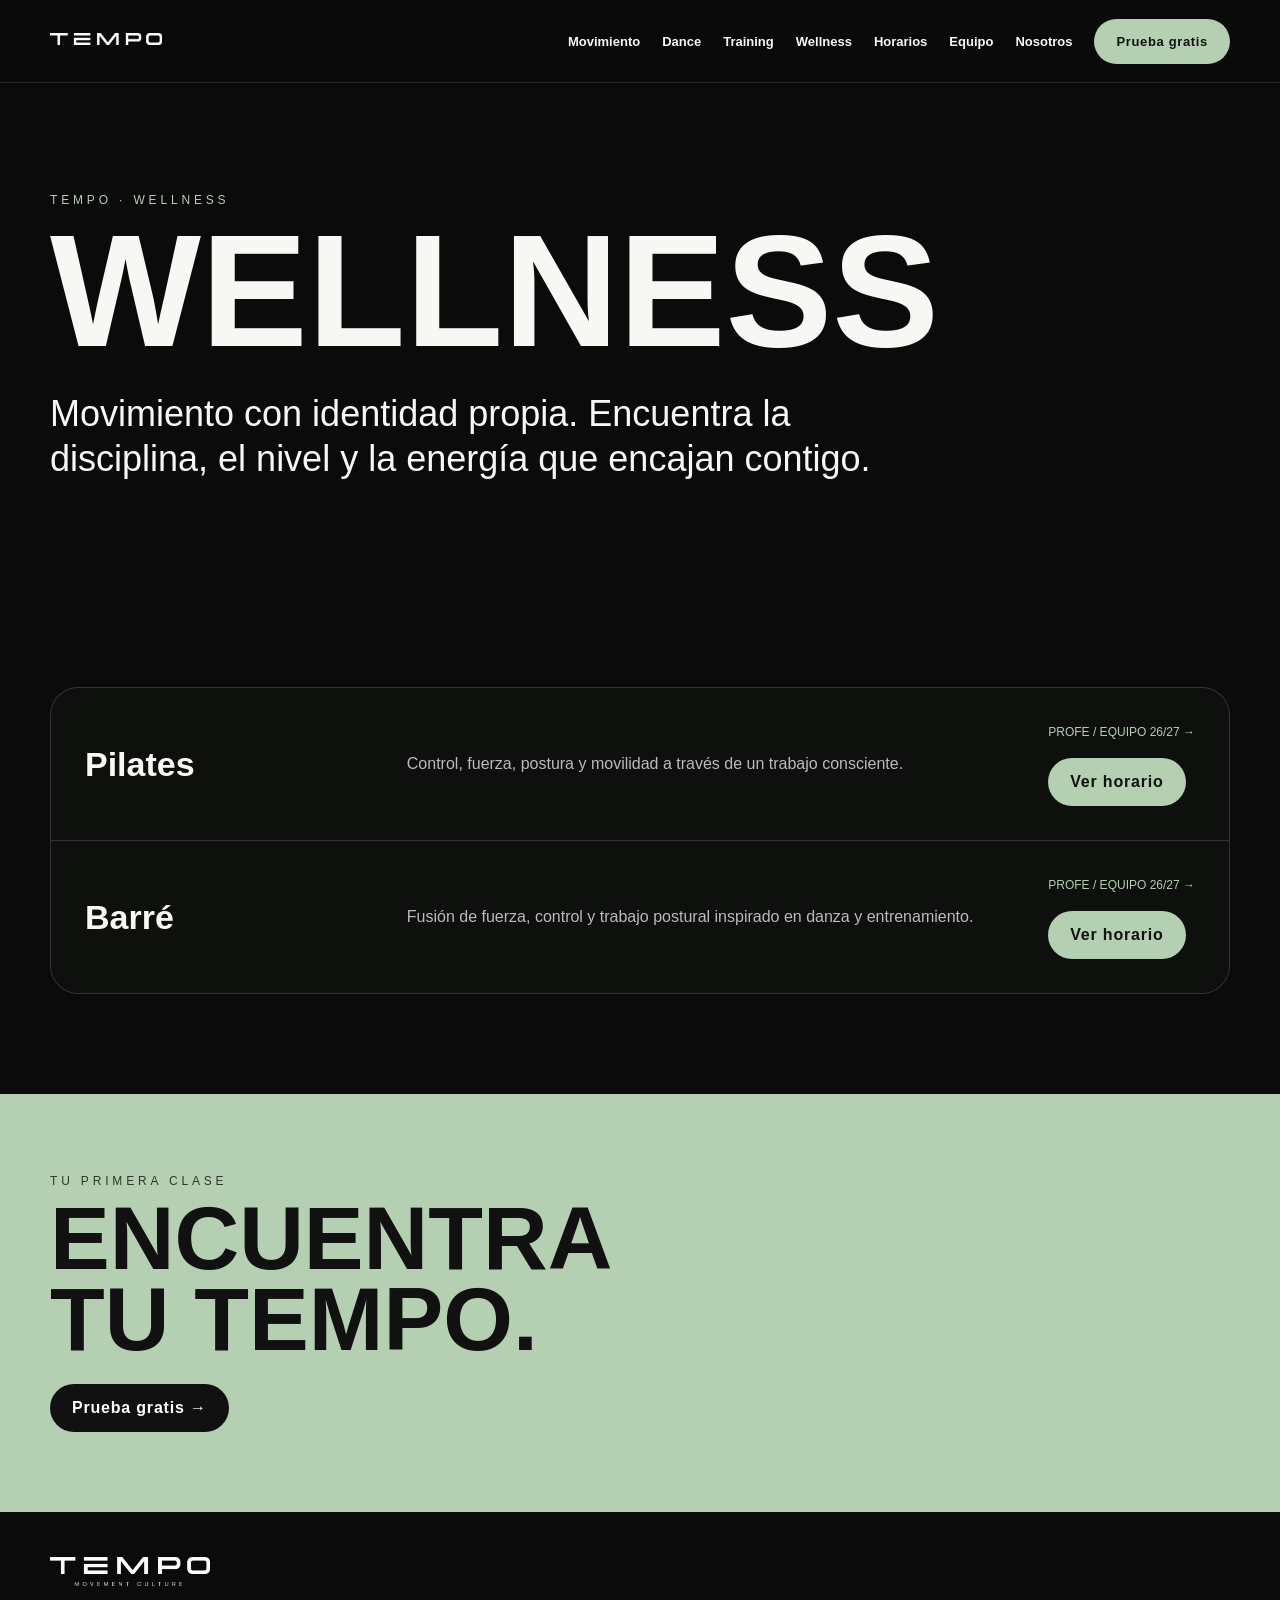
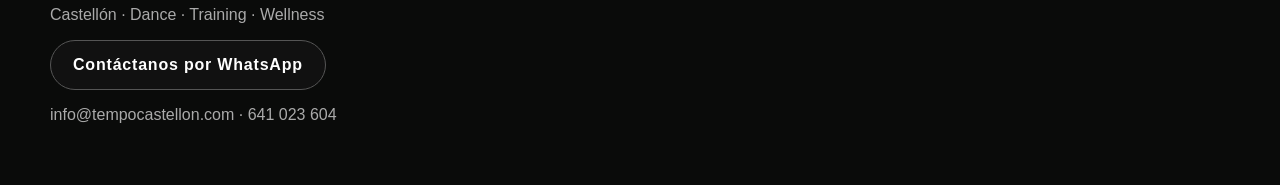
<file: wellness.html>
<!doctype html><html lang="es"><head><meta charset="utf-8"><meta name="viewport" content="width=device-width,initial-scale=1"><title>TEMPO WELLNESS</title><link rel="stylesheet" href="styles.css"></head><body><nav class="nav"><div class="wrap navin"><a class="brand" href="index.html"><img src="assets/tempo-wordmark.png" alt="TEMPO"></a><div class="navlinks"><a href="index.html">Movimiento</a><a href="dance.html">Dance</a><a href="training.html">Training</a><a href="wellness.html">Wellness</a><a href="index.html#horarios">Horarios</a><a href="equipo.html">Equipo</a><a href="nosotros.html">Nosotros</a><a class="pillbtn" href="index.html#horarios">Prueba gratis</a></div></div></nav><header class="pagehero"><div class="wrap"><div class="kicker">TEMPO · Wellness</div><h1>WELLNESS</h1><p class="intro">Movimiento con identidad propia. Encuentra la disciplina, el nivel y la energía que encajan contigo.</p></div></header><main class="section"><div class="wrap"><div class="disciplines"><article class="discipline" id="pilates"><h2>Pilates</h2><p>Control, fuerza, postura y movilidad a través de un trabajo consciente.</p><div><a class="teacher" href="equipo.html#alvaro">PROFE / EQUIPO 26/27 →</a><br><br><a class="pillbtn" href="index.html#horarios">Ver horario</a></div></article><article class="discipline" id="barre"><h2>Barré</h2><p>Fusión de fuerza, control y trabajo postural inspirado en danza y entrenamiento.</p><div><a class="teacher" href="equipo.html#alvaro">PROFE / EQUIPO 26/27 →</a><br><br><a class="pillbtn" href="index.html#horarios">Ver horario</a></div></article></div></div></main><section class="cta"><div class="wrap"><div class="kicker" style="color:#30372d">Tu primera clase</div><h2>ENCUENTRA<br>TU TEMPO.</h2><a class="btn" style="background:#111;color:white" href="index.html#horarios">Prueba gratis →</a></div></section><footer class="footer"><div class="wrap"><img src="assets/tempo-full.png" alt="TEMPO Movement Culture"><p>Castellón · Dance · Training · Wellness</p><p><a class="pillbtn whatsapp" href="https://wa.me/34641023604" target="_blank" rel="noopener">Contáctanos por WhatsApp</a></p><p>info@tempocastellon.com · 641 023 604</p></div></footer></body></html>
</file>
<file: styles.css>
:root{--black:#0a0b0a;--white:#f7f7f4;--cream:#efede7;--sage:#b4cfb2;--sage2:#b4cfb2;--ink:#111311;--line:#2a2d2a;--muted:#a9aca7;--taupe:#b6a596}*{box-sizing:border-box}html{scroll-behavior:smooth}body{margin:0;font-family:Arial,Helvetica,sans-serif;background:var(--black);color:var(--white)}a{color:inherit}.wrap{width:min(1180px,calc(100% - 42px));margin:auto}.nav{position:sticky;top:0;z-index:30;background:rgba(10,11,10,.94);backdrop-filter:blur(14px);border-bottom:1px solid #242624}.navin{height:82px;display:flex;align-items:center;justify-content:space-between;gap:25px}.brand img{width:112px;height:28px;object-fit:contain}.navlinks{display:flex;align-items:center;gap:22px;font-size:13px;font-weight:700}.navlinks a{text-decoration:none}.pillbtn,.btn{display:inline-block;border:0;border-radius:999px;padding:15px 22px;background:var(--sage2);color:#101210;text-decoration:none;font-weight:900;letter-spacing:.05em}.hero{min-height:720px;display:grid;align-items:center;padding:80px 0;background:radial-gradient(circle at 70% 35%,#171a17 0,#0a0b0a 44%)}.kicker{font-size:12px;letter-spacing:.32em;text-transform:uppercase;color:var(--sage)}.hero-logo{width:min(780px,82vw);margin:22px 0 28px;display:block}.lead{font-size:clamp(25px,3.2vw,46px);line-height:1.08;max-width:830px}.lead strong{display:block;margin-top:6px}.section{padding:100px 0}.light{background:var(--cream);color:var(--ink)}.dark{background:var(--black)}.display{font-size:clamp(52px,8vw,112px);line-height:.88;letter-spacing:-.065em;margin:16px 0 30px}.intro{font-size:clamp(22px,3vw,36px);max-width:880px;line-height:1.25}.three{display:grid;grid-template-columns:repeat(3,1fr);gap:16px;margin-top:42px}.pillar{border:1px solid #313431;border-radius:28px;padding:34px;min-height:370px;text-decoration:none;transition:.2s;background:#0e100e}.pillar:hover{transform:translateY(-4px);border-color:#667060}.pillar h3{font-size:48px;margin:58px 0 22px}.num{font-size:12px;letter-spacing:.25em;color:var(--sage)}.tags{display:flex;gap:8px;flex-wrap:wrap}.tag{border:1px solid #515551;border-radius:999px;padding:9px 13px;font-size:13px}.path{font-size:clamp(16px,2vw,24px);letter-spacing:.08em;word-spacing:.4em;line-height:1.7}.competition{border-radius:34px;overflow:hidden;min-height:520px;display:flex;align-items:flex-end;padding:40px;background:linear-gradient(135deg,#171a17,#050605 65%);border:1px solid #2d302d;position:relative}.competition:before{content:'TEMPO';position:absolute;right:-20px;top:10px;font-size:clamp(100px,20vw,280px);font-weight:900;color:#1b211b;letter-spacing:-.08em}.competition>div{position:relative;z-index:2;max-width:700px}.competition h3{font-size:clamp(45px,7vw,90px);margin:8px 0}.schedule-shell{margin-top:36px;overflow-x:auto;border:1px solid #2d302d;border-radius:26px;background:#0e100e}.filters{display:flex;gap:8px;flex-wrap:wrap;margin:24px 0}.filter{border:1px solid #555a55;background:transparent;color:white;border-radius:999px;padding:11px 16px;font-weight:800;cursor:pointer}.filter.active{background:var(--sage2);color:#111;border-color:var(--sage2)}.calendar{min-width:980px;display:grid;grid-template-columns:86px repeat(5,1fr)}.calhead,.time,.cell{border-right:1px solid #292c29;border-bottom:1px solid #292c29}.calhead{padding:15px 10px;text-align:center;font-size:11px;letter-spacing:.14em;color:var(--sage);position:sticky;top:0;background:#101210;z-index:2}.time{padding:14px 9px;color:#858a84;font-size:11px;text-align:right}.cell{padding:7px;min-height:98px}.class{border:1px solid #485047;border-radius:16px;padding:11px;background:#171a17;font-size:12px;line-height:1.25;margin-bottom:6px}.class b{display:block;margin:3px 0 8px;font-size:13px}.class a{color:var(--sage);text-decoration:none;font-weight:800}.cta{background:var(--sage2);color:#111;padding:80px 0}.cta h2{font-size:clamp(48px,7vw,96px);line-height:.9;margin:10px 0 25px}.footer{padding:45px 0;color:#aaa}.footer img{width:160px}.pagehero{padding:110px 0 70px}.pagehero h1{font-size:clamp(70px,13vw,160px);line-height:.8;margin:20px 0}.disciplines{display:grid;gap:1px;background:#333;border:1px solid #333;border-radius:28px;overflow:hidden}.discipline{background:#0e100e;padding:34px;display:grid;grid-template-columns:.65fr 1.35fr auto;gap:25px;align-items:center}.discipline h2{font-size:34px;margin:0}.discipline p{color:#bbb;line-height:1.5}.teacher{font-size:12px;color:var(--sage);text-decoration:none}.teamlist{display:grid;gap:0}.person{display:grid;grid-template-columns:340px 1fr;gap:70px;align-items:center;padding:70px max(30px,calc((100vw - 1180px)/2));min-height:520px}.person:nth-child(odd){background:#f2f0eb;color:#111}.person:nth-child(even){background:#0a0b0a;color:#fff}.portrait{width:320px;height:320px;border-radius:50%;overflow:hidden}.portrait img{width:100%;height:100%;object-fit:cover;filter:grayscale(1)}.person h2{font-size:clamp(48px,7vw,90px);margin:6px 0}.role{font-size:11px;letter-spacing:.18em;text-transform:uppercase}.person p{font-size:20px;line-height:1.5;max-width:650px}.aboutgrid{display:grid;grid-template-columns:1fr 1fr;gap:60px}.values{display:grid;grid-template-columns:repeat(3,1fr);gap:12px}.value{border:1px solid #343734;border-radius:24px;padding:28px;min-height:180px}.director{display:grid;grid-template-columns:380px 1fr;gap:60px;align-items:center}.director img{width:100%;aspect-ratio:1;border-radius:50%;object-fit:cover;filter:grayscale(1)}.mobile{display:none}@media(max-width:900px){.navlinks a:not(.pillbtn){display:none}.mobile{display:block}.hero{min-height:650px}.three{grid-template-columns:1fr}.pillar{min-height:260px}.pillar h3{margin-top:35px}.discipline{grid-template-columns:1fr}.person{grid-template-columns:1fr;gap:28px;padding:55px 24px}.portrait{width:min(72vw,320px);height:min(72vw,320px)}.aboutgrid,.director{grid-template-columns:1fr}.values{grid-template-columns:1fr}.section{padding:75px 0}.display{font-size:56px}.hero-logo{width:95%}}

/* Final TEMPO contact + booking */
.contact-row{display:flex;gap:12px;flex-wrap:wrap;align-items:center}.whatsapp{background:#111;color:#fff;border:1px solid #555}.booking-modal{display:none;position:fixed;inset:0;z-index:100;background:rgba(0,0,0,.82);padding:22px;align-items:center;justify-content:center}.booking-modal.open{display:flex}.booking-box{width:min(620px,100%);max-height:92vh;overflow:auto;background:#f2f0eb;color:#111;border-radius:30px;padding:32px;position:relative}.booking-box h2{font-size:clamp(38px,7vw,64px);line-height:.9;margin:12px 0 24px}.booking-box input,.booking-box select{width:100%;padding:15px 16px;margin:6px 0;border:1px solid #c7c9c4;border-radius:14px;background:#fff;font:inherit}.booking-close{position:absolute;right:18px;top:14px;border:0;background:none;font-size:30px;cursor:pointer}.booking-note{font-size:13px;color:#555;line-height:1.45}.success{display:none;background:#b4cfb2;color:#111;border-radius:24px;padding:28px;margin-top:18px}.success.show{display:block}@media(max-width:600px){.booking-box{padding:26px 20px}.contact-row .pillbtn,.contact-row .btn{width:100%;text-align:center}}
</file>
